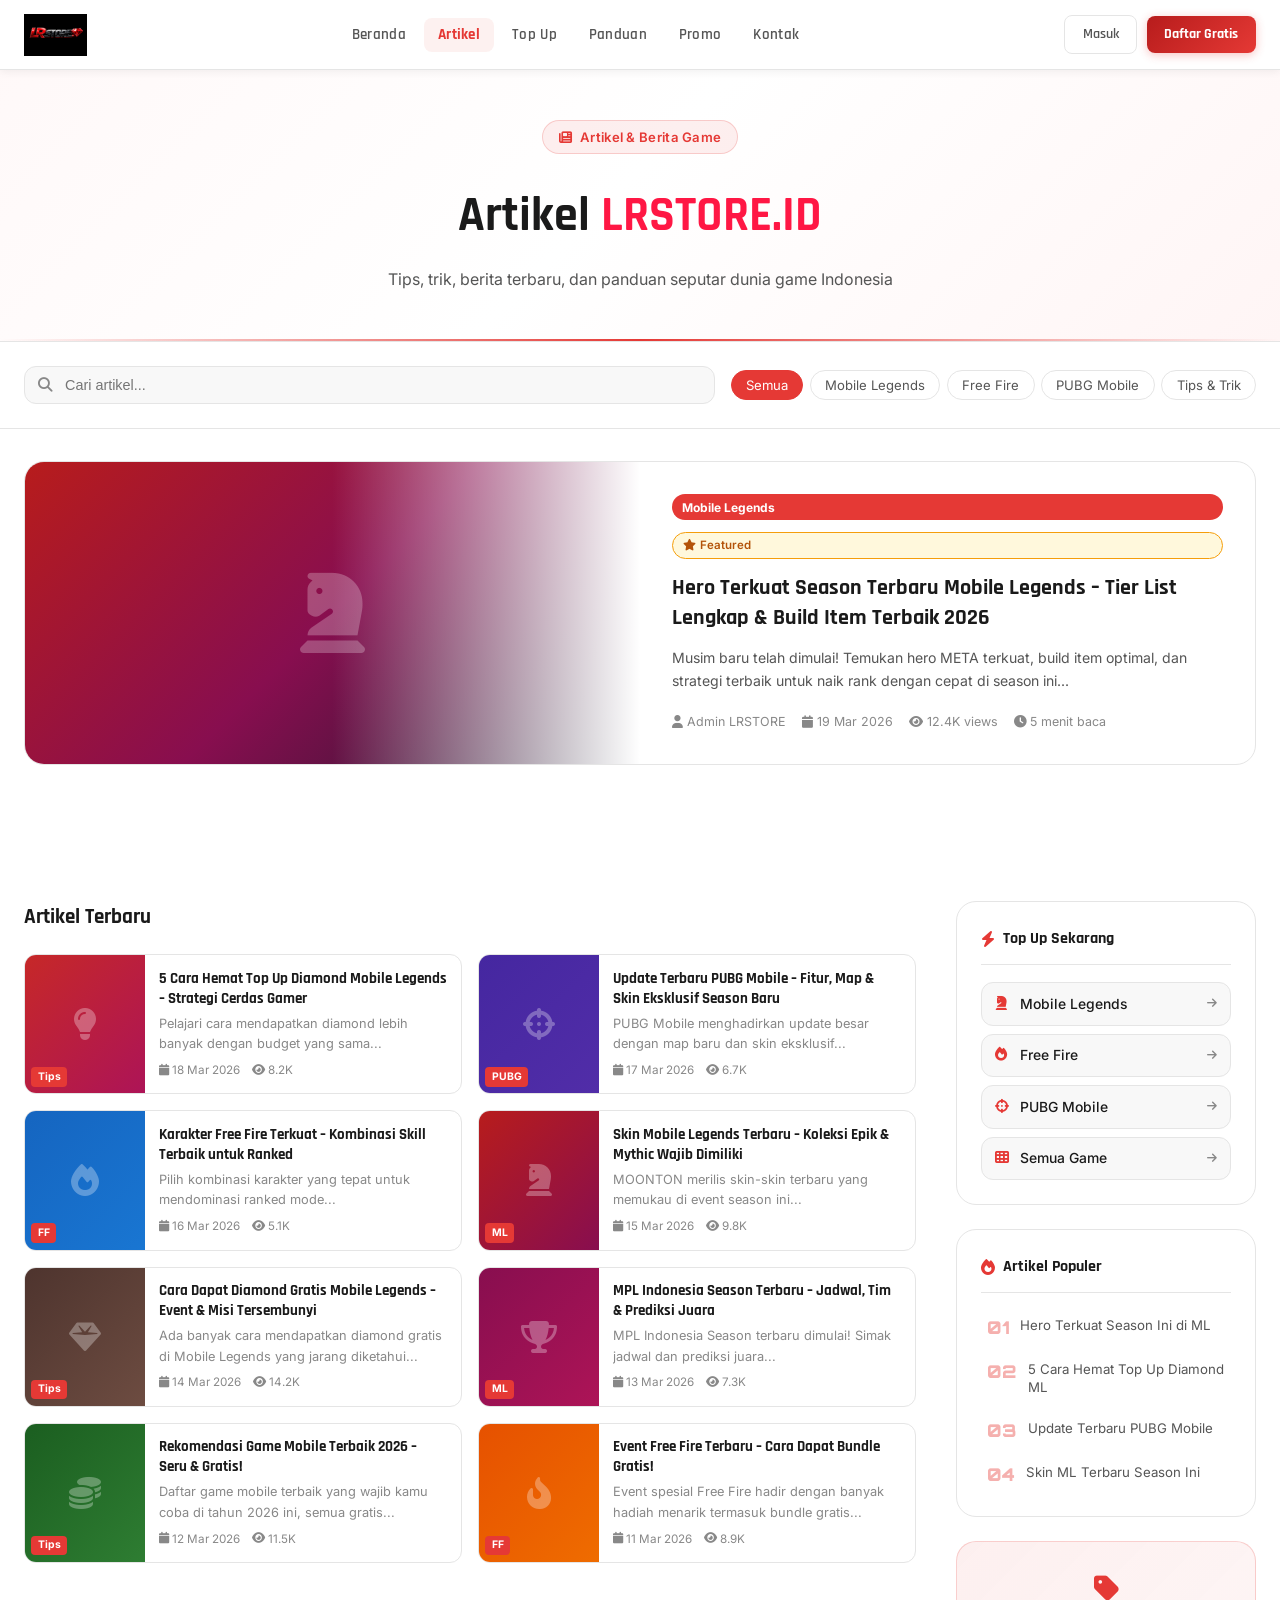
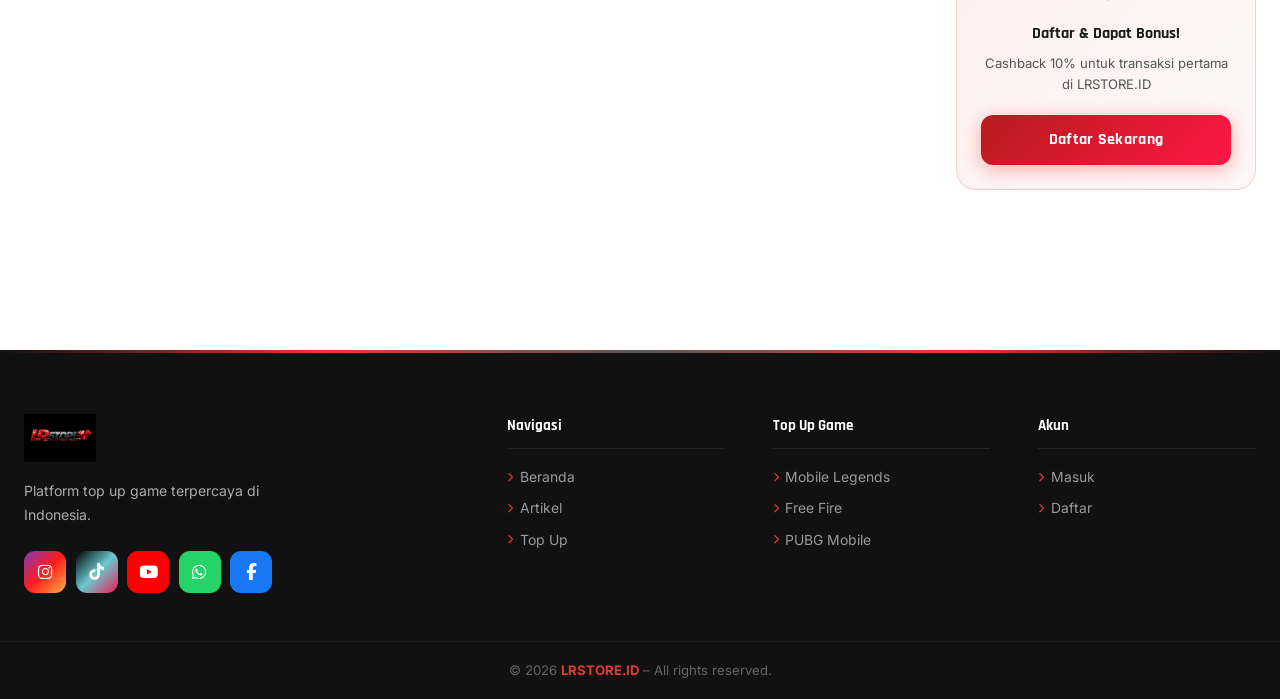
<file: artikel.html>
<!DOCTYPE html>
<html lang="id">
<head>
<meta charset="UTF-8"/><meta name="viewport" content="width=device-width,initial-scale=1.0"/>
<title>Artikel Game Terbaru – Tips Top Up & Berita Mobile Legends | LRSTORE.ID</title>
<meta name="description" content="Baca artikel terbaru seputar Mobile Legends, Free Fire, PUBG dan tips top up murah di LRSTORE.ID"/>
<meta name="robots" content="index,follow"/>
<link rel="icon" href="assets/logo.png"/>
<link rel="preconnect" href="https://fonts.googleapis.com"/>
<link rel="preconnect" href="https://fonts.gstatic.com" crossorigin/>
<link href="https://fonts.googleapis.com/css2?family=Rajdhani:wght@400;500;600;700&family=Orbitron:wght@400;700;900&family=Inter:wght@300;400;500;600&display=swap" rel="stylesheet"/>
<link rel="stylesheet" href="https://cdnjs.cloudflare.com/ajax/libs/font-awesome/6.5.0/css/all.min.css"/>
<link rel="stylesheet" href="css/style.css"/>
</head>
<body>
<nav class="navbar" id="navbar">
<div class="nav-inner">
  <a href="index.html" class="nav-logo"><img src="assets/logo.png" alt="LRSTORE.ID"/></a>
  <ul class="nav-menu" id="navMenu">
    <li><a href="index.html" class="nav-link">Beranda</a></li>
    <li><a href="artikel.html" class="nav-link active">Artikel</a></li>
    <li><a href="topup.html" class="nav-link">Top Up</a></li>
    <li><a href="panduan.html" class="nav-link">Panduan</a></li>
    <li><a href="index.html#promo" class="nav-link">Promo</a></li>
    <li><a href="index.html#kontak" class="nav-link">Kontak</a></li>
  </ul>
  <div class="nav-actions">
    <a href="https://lrstore.id/id/sign-in" target="_blank" class="btn-nav-login">Masuk</a>
    <a href="https://lrstore.id/id/sign-up" target="_blank" class="btn-nav-reg">Daftar Gratis</a>
  </div>
  <button class="hamburger" id="hamburger"><span></span><span></span><span></span></button>
</div>
</nav>

<section class="page-hero">
  <div class="hero-badge" style="margin-bottom:.75rem"><i class="fas fa-newspaper"></i> Artikel & Berita Game</div>
  <h1>Artikel <span class="red-text">LRSTORE.ID</span></h1>
  <p>Tips, trik, berita terbaru, dan panduan seputar dunia game Indonesia</p>
</section>

<div class="search-filter-bar">
<div class="container">
  <div class="sfilter-wrap">
    <div class="search-input-wrap"><i class="fas fa-search"></i><input type="text" id="searchInput" placeholder="Cari artikel..."/></div>
    <div class="filter-pills">
      <button class="fpill active" data-filter="all">Semua</button>
      <button class="fpill" data-filter="mobile-legends">Mobile Legends</button>
      <button class="fpill" data-filter="free-fire">Free Fire</button>
      <button class="fpill" data-filter="pubg">PUBG Mobile</button>
      <button class="fpill" data-filter="tips">Tips & Trik</button>
    </div>
  </div>
</div>
</div>

<section style="padding:2rem 0;background:#fff">
<div class="container">
  <a href="artikel-detail.html" class="featured-art-card">
    <div class="fac-img" style="background:linear-gradient(135deg,#b71c1c,#880e4f,#1a1a2e)">
      <div class="fac-img-ph"><i class="fas fa-chess-knight"></i></div>
      <div class="fac-overlay"></div>
    </div>
    <div class="fac-body">
      <span class="fac-cat">Mobile Legends</span>
      <div class="fac-featured"><i class="fas fa-star"></i> Featured</div>
      <h2>Hero Terkuat Season Terbaru Mobile Legends – Tier List Lengkap & Build Item Terbaik 2026</h2>
      <p>Musim baru telah dimulai! Temukan hero META terkuat, build item optimal, dan strategi terbaik untuk naik rank dengan cepat di season ini...</p>
      <div class="fac-meta">
        <span><i class="fas fa-user"></i> Admin LRSTORE</span>
        <span><i class="fas fa-calendar"></i> 19 Mar 2026</span>
        <span><i class="fas fa-eye"></i> 12.4K views</span>
        <span><i class="fas fa-clock"></i> 5 menit baca</span>
      </div>
    </div>
  </a>
</div>
</section>

<section style="padding:1.5rem 0 5rem;background:#fff">
<div class="container">
  <div class="artikel-page-layout">
    <div>
      <h3 style="font-family:'Rajdhani',sans-serif;font-size:1.3rem;font-weight:700;margin-bottom:1.25rem;color:#1a1a1a">Artikel Terbaru</h3>
      <div class="art-list-grid" id="artikelGrid">
        <a href="artikel-detail.html" class="alc" data-cat="tips">
          <div class="alc-img" style="background:linear-gradient(135deg,#c62828,#ad1457)"><div class="alc-img-ph"><i class="fas fa-lightbulb"></i></div><span class="alc-cat-tag">Tips</span></div>
          <div class="alc-body"><h4>5 Cara Hemat Top Up Diamond Mobile Legends – Strategi Cerdas Gamer</h4><p>Pelajari cara mendapatkan diamond lebih banyak dengan budget yang sama...</p><div class="alc-meta"><span><i class="fas fa-calendar"></i> 18 Mar 2026</span><span><i class="fas fa-eye"></i> 8.2K</span></div></div>
        </a>
        <a href="artikel-detail.html" class="alc" data-cat="pubg">
          <div class="alc-img" style="background:linear-gradient(135deg,#4527a0,#512da8)"><div class="alc-img-ph"><i class="fas fa-crosshairs"></i></div><span class="alc-cat-tag">PUBG</span></div>
          <div class="alc-body"><h4>Update Terbaru PUBG Mobile – Fitur, Map & Skin Eksklusif Season Baru</h4><p>PUBG Mobile menghadirkan update besar dengan map baru dan skin eksklusif...</p><div class="alc-meta"><span><i class="fas fa-calendar"></i> 17 Mar 2026</span><span><i class="fas fa-eye"></i> 6.7K</span></div></div>
        </a>
        <a href="artikel-detail.html" class="alc" data-cat="free-fire">
          <div class="alc-img" style="background:linear-gradient(135deg,#1565c0,#1976d2)"><div class="alc-img-ph"><i class="fas fa-fire"></i></div><span class="alc-cat-tag">FF</span></div>
          <div class="alc-body"><h4>Karakter Free Fire Terkuat – Kombinasi Skill Terbaik untuk Ranked</h4><p>Pilih kombinasi karakter yang tepat untuk mendominasi ranked mode...</p><div class="alc-meta"><span><i class="fas fa-calendar"></i> 16 Mar 2026</span><span><i class="fas fa-eye"></i> 5.1K</span></div></div>
        </a>
        <a href="artikel-detail.html" class="alc" data-cat="mobile-legends">
          <div class="alc-img" style="background:linear-gradient(135deg,#b71c1c,#880e4f)"><div class="alc-img-ph"><i class="fas fa-chess-knight"></i></div><span class="alc-cat-tag">ML</span></div>
          <div class="alc-body"><h4>Skin Mobile Legends Terbaru – Koleksi Epik & Mythic Wajib Dimiliki</h4><p>MOONTON merilis skin-skin terbaru yang memukau di event season ini...</p><div class="alc-meta"><span><i class="fas fa-calendar"></i> 15 Mar 2026</span><span><i class="fas fa-eye"></i> 9.8K</span></div></div>
        </a>
        <a href="artikel-detail.html" class="alc" data-cat="tips">
          <div class="alc-img" style="background:linear-gradient(135deg,#4e342e,#6d4c41)"><div class="alc-img-ph"><i class="fas fa-gem"></i></div><span class="alc-cat-tag">Tips</span></div>
          <div class="alc-body"><h4>Cara Dapat Diamond Gratis Mobile Legends – Event & Misi Tersembunyi</h4><p>Ada banyak cara mendapatkan diamond gratis di Mobile Legends yang jarang diketahui...</p><div class="alc-meta"><span><i class="fas fa-calendar"></i> 14 Mar 2026</span><span><i class="fas fa-eye"></i> 14.2K</span></div></div>
        </a>
        <a href="artikel-detail.html" class="alc" data-cat="mobile-legends">
          <div class="alc-img" style="background:linear-gradient(135deg,#880e4f,#ad1457)"><div class="alc-img-ph"><i class="fas fa-trophy"></i></div><span class="alc-cat-tag">ML</span></div>
          <div class="alc-body"><h4>MPL Indonesia Season Terbaru – Jadwal, Tim & Prediksi Juara</h4><p>MPL Indonesia Season terbaru dimulai! Simak jadwal dan prediksi juara...</p><div class="alc-meta"><span><i class="fas fa-calendar"></i> 13 Mar 2026</span><span><i class="fas fa-eye"></i> 7.3K</span></div></div>
        </a>
        <a href="artikel-detail.html" class="alc" data-cat="tips">
          <div class="alc-img" style="background:linear-gradient(135deg,#1b5e20,#2e7d32)"><div class="alc-img-ph"><i class="fas fa-coins"></i></div><span class="alc-cat-tag">Tips</span></div>
          <div class="alc-body"><h4>Rekomendasi Game Mobile Terbaik 2026 – Seru & Gratis!</h4><p>Daftar game mobile terbaik yang wajib kamu coba di tahun 2026 ini, semua gratis...</p><div class="alc-meta"><span><i class="fas fa-calendar"></i> 12 Mar 2026</span><span><i class="fas fa-eye"></i> 11.5K</span></div></div>
        </a>
        <a href="artikel-detail.html" class="alc" data-cat="free-fire">
          <div class="alc-img" style="background:linear-gradient(135deg,#e65100,#ef6c00)"><div class="alc-img-ph"><i class="fas fa-fire-flame-curved"></i></div><span class="alc-cat-tag">FF</span></div>
          <div class="alc-body"><h4>Event Free Fire Terbaru – Cara Dapat Bundle Gratis!</h4><p>Event spesial Free Fire hadir dengan banyak hadiah menarik termasuk bundle gratis...</p><div class="alc-meta"><span><i class="fas fa-calendar"></i> 11 Mar 2026</span><span><i class="fas fa-eye"></i> 8.9K</span></div></div>
        </a>
      </div>
      <div class="no-results" id="noResults" style="display:none"><i class="fas fa-search"></i><p>Artikel tidak ditemukan</p></div>
    </div>
    <aside class="sidebar">
      <div class="s-card">
        <h4 class="s-title"><i class="fas fa-bolt"></i> Top Up Sekarang</h4>
        <div class="s-topup-btns">
          <a href="https://lrstore.id/id/mobile-legends" target="_blank" class="s-game-btn"><i class="fas fa-chess-knight"></i><span>Mobile Legends</span><i class="fas fa-arrow-right"></i></a>
          <a href="https://lrstore.id/id" target="_blank" class="s-game-btn"><i class="fas fa-fire"></i><span>Free Fire</span><i class="fas fa-arrow-right"></i></a>
          <a href="https://lrstore.id/id" target="_blank" class="s-game-btn"><i class="fas fa-crosshairs"></i><span>PUBG Mobile</span><i class="fas fa-arrow-right"></i></a>
          <a href="topup.html" class="s-game-btn"><i class="fas fa-th"></i><span>Semua Game</span><i class="fas fa-arrow-right"></i></a>
        </div>
      </div>
      <div class="s-card">
        <h4 class="s-title"><i class="fas fa-fire"></i> Artikel Populer</h4>
        <div class="pop-list">
          <a href="artikel-detail.html" class="pop-item"><span class="pop-num">01</span><p>Hero Terkuat Season Ini di ML</p></a>
          <a href="artikel-detail.html" class="pop-item"><span class="pop-num">02</span><p>5 Cara Hemat Top Up Diamond ML</p></a>
          <a href="artikel-detail.html" class="pop-item"><span class="pop-num">03</span><p>Update Terbaru PUBG Mobile</p></a>
          <a href="artikel-detail.html" class="pop-item"><span class="pop-num">04</span><p>Skin ML Terbaru Season Ini</p></a>
        </div>
      </div>
      <div class="s-card s-promo">
        <div class="s-promo-icon"><i class="fas fa-tag"></i></div>
        <h4>Daftar & Dapat Bonus!</h4>
        <p>Cashback 10% untuk transaksi pertama di LRSTORE.ID</p>
        <a href="https://lrstore.id/id/sign-up" target="_blank" class="btn-red" style="width:100%;justify-content:center;margin-top:.5rem">Daftar Sekarang</a>
      </div>
    </aside>
  </div>
</div>
</section>

<footer class="footer" id="kontak">
<div class="footer-main"><div class="footer-grid">
  <div class="footer-brand"><img src="assets/logo.png" alt="LRSTORE.ID" class="footer-logo"/><p>Platform top up game terpercaya di Indonesia.</p>
  <div class="footer-socials">
    <a href="#" target="_blank" class="fsoc fsoc-ig"><i class="fab fa-instagram"></i></a>
    <a href="https://www.tiktok.com/@GANTI_USERNAME_TIKTOKMU" target="_blank" class="fsoc fsoc-tt"><i class="fab fa-tiktok"></i></a>
    <a href="#" target="_blank" class="fsoc fsoc-yt"><i class="fab fa-youtube"></i></a>
    <a href="https://wa.me/62NOMORHPMU" target="_blank" class="fsoc fsoc-wa"><i class="fab fa-whatsapp"></i></a>
    <a href="#" target="_blank" class="fsoc fsoc-fb"><i class="fab fa-facebook-f"></i></a>
  </div></div>
  <div class="footer-col"><h4>Navigasi</h4><ul><li><a href="index.html"><i class="fas fa-chevron-right"></i> Beranda</a></li><li><a href="artikel.html"><i class="fas fa-chevron-right"></i> Artikel</a></li><li><a href="topup.html"><i class="fas fa-chevron-right"></i> Top Up</a></li></ul></div>
  <div class="footer-col"><h4>Top Up Game</h4><ul><li><a href="https://lrstore.id/id/mobile-legends" target="_blank"><i class="fas fa-chevron-right"></i> Mobile Legends</a></li><li><a href="https://lrstore.id/id" target="_blank"><i class="fas fa-chevron-right"></i> Free Fire</a></li><li><a href="https://lrstore.id/id" target="_blank"><i class="fas fa-chevron-right"></i> PUBG Mobile</a></li></ul></div>
  <div class="footer-col"><h4>Akun</h4><ul><li><a href="https://lrstore.id/id/sign-in" target="_blank"><i class="fas fa-chevron-right"></i> Masuk</a></li><li><a href="https://lrstore.id/id/sign-up" target="_blank"><i class="fas fa-chevron-right"></i> Daftar</a></li></ul></div>
</div></div>
<div style="border-top:1px solid rgba(255,255,255,.06);padding:1.1rem 1.5rem;text-align:center"><p style="color:#666;font-size:.82rem">© 2026 <strong style="color:#e53935">LRSTORE.ID</strong> – All rights reserved.</p></div>
</footer>
<div class="topup-notif" id="topupNotifContainer"></div>
<button class="scroll-top" id="scrollTop"><i class="fas fa-chevron-up"></i></button>
<script src="js/main.js"></script>
</body></html>
</file>
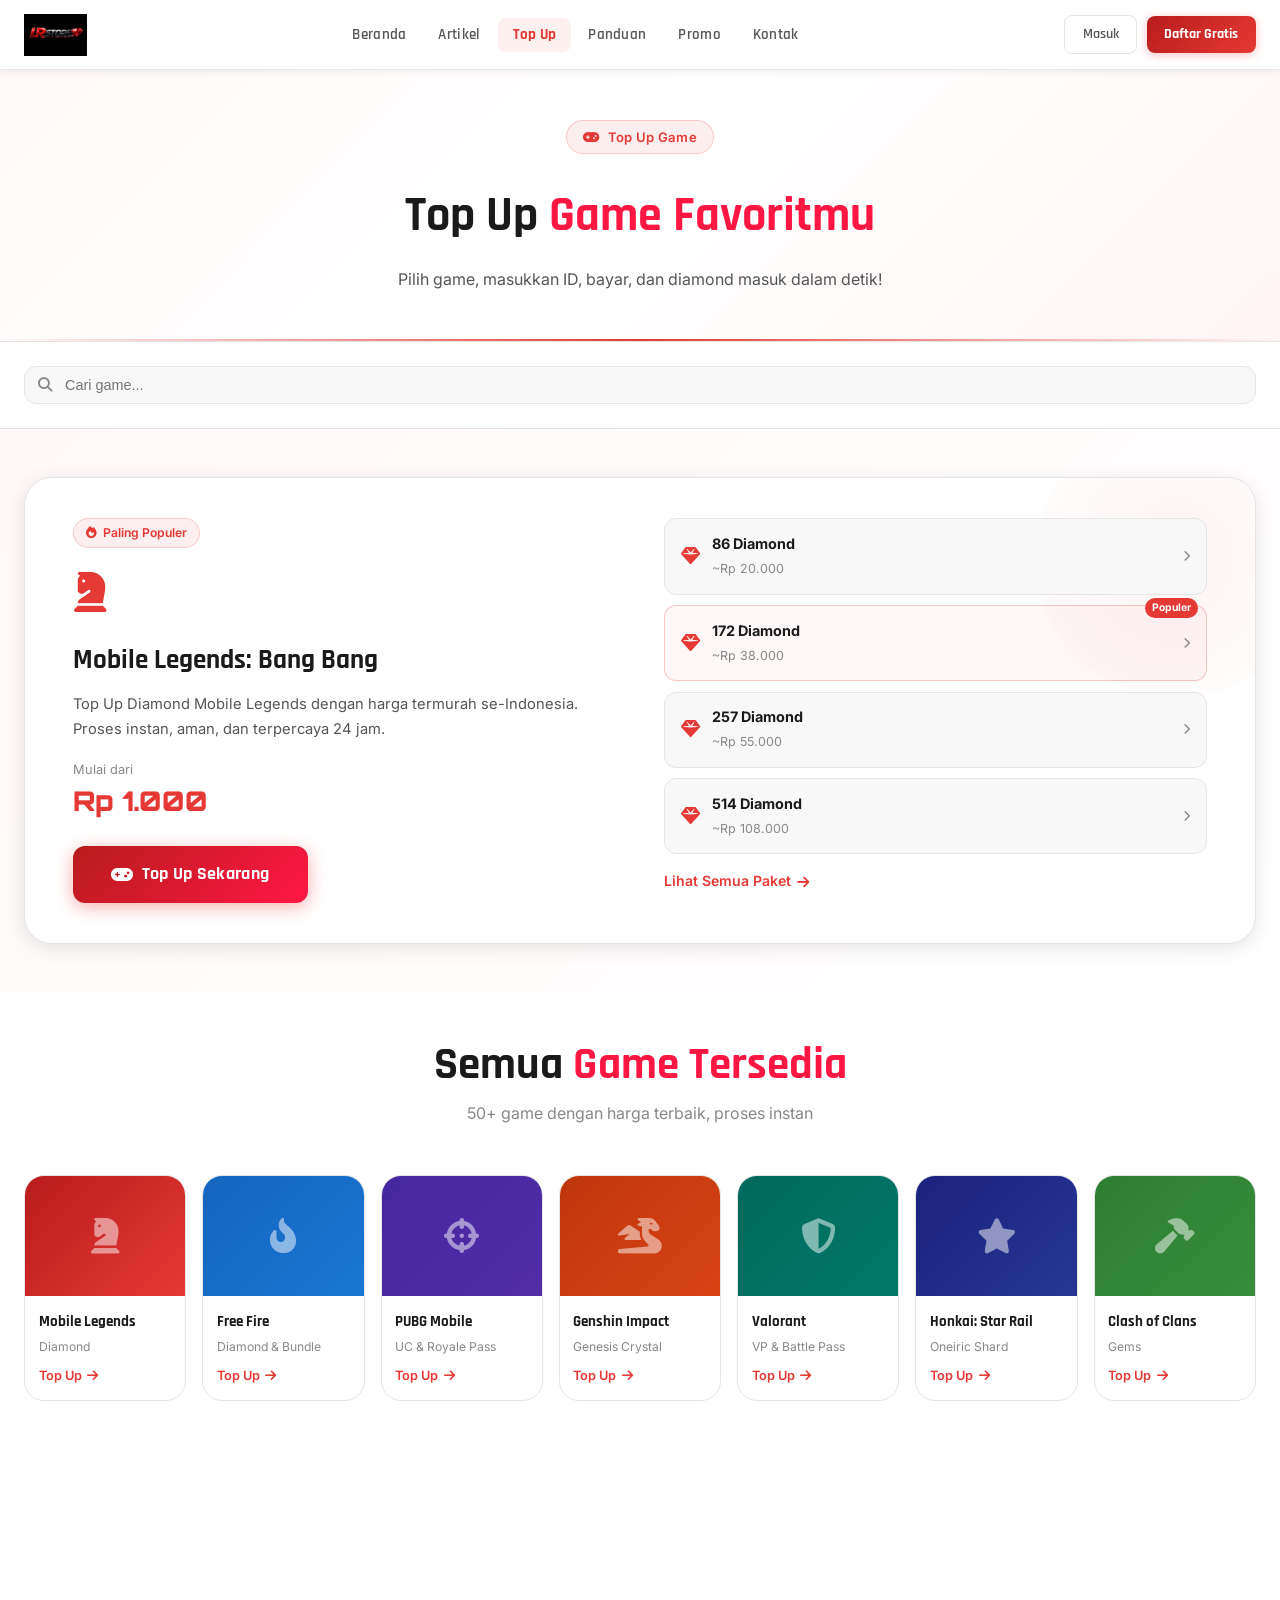
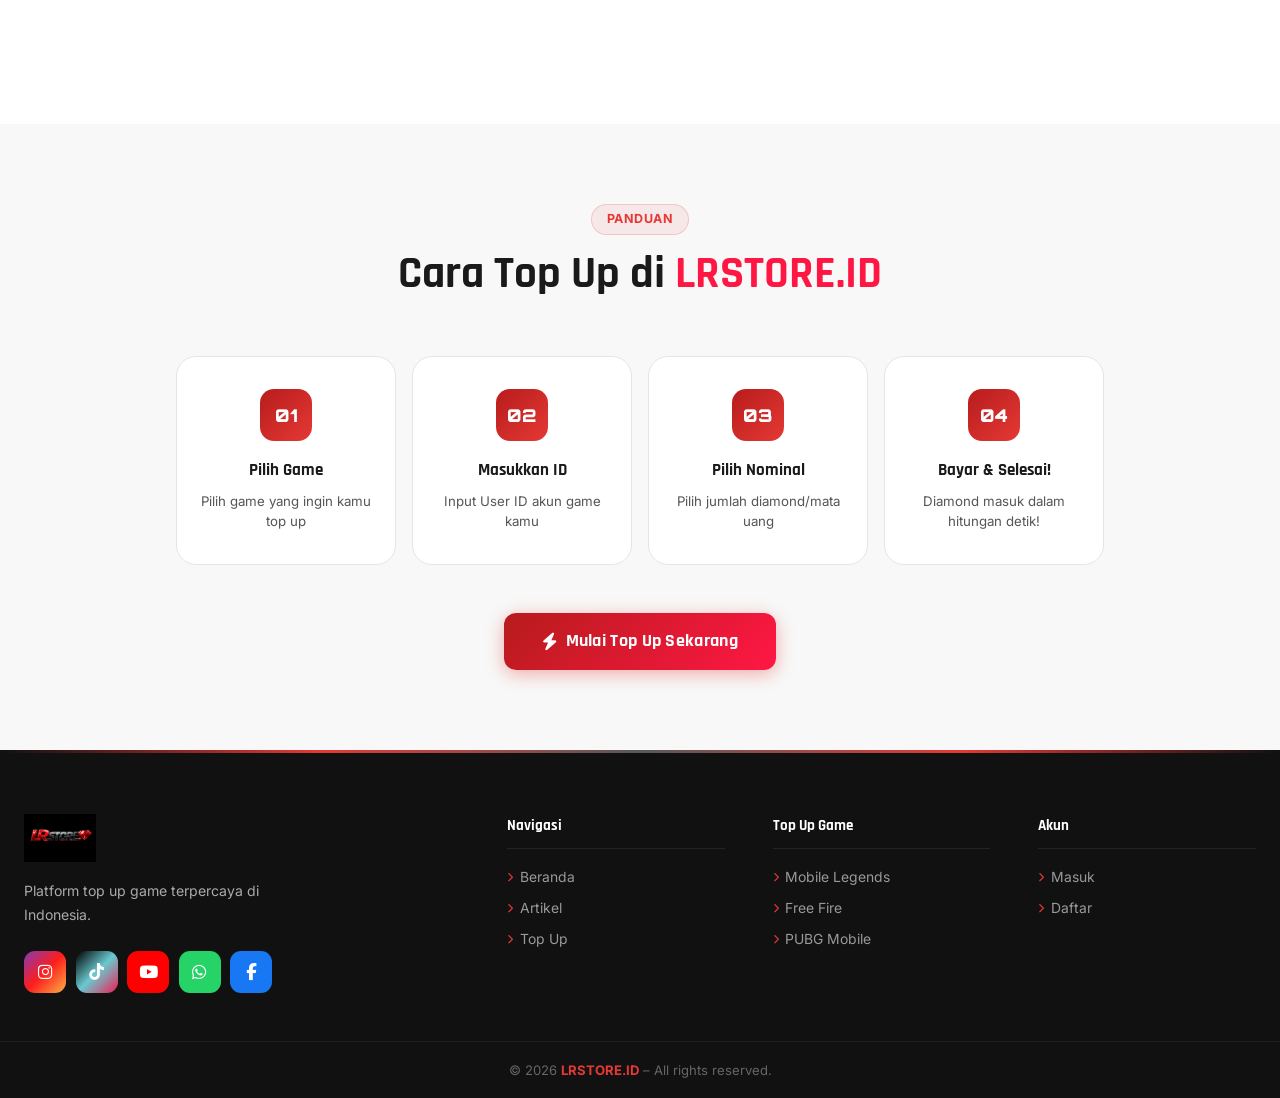
<file: topup.html>
<!DOCTYPE html>
<html lang="id">
<head>
<meta charset="UTF-8"/><meta name="viewport" content="width=device-width,initial-scale=1.0"/>
<title>Top Up Game Murah – Mobile Legends Free Fire PUBG | LRSTORE.ID</title>
<meta name="description" content="Top Up 50+ game dengan harga termurah di LRSTORE.ID. Mobile Legends Diamond, Free Fire, PUBG UC, proses instan 24 jam."/>
<meta name="robots" content="index,follow"/>
<link rel="icon" href="assets/logo.png"/>
<link rel="preconnect" href="https://fonts.googleapis.com"/>
<link rel="preconnect" href="https://fonts.gstatic.com" crossorigin/>
<link href="https://fonts.googleapis.com/css2?family=Rajdhani:wght@400;500;600;700&family=Orbitron:wght@400;700;900&family=Inter:wght@300;400;500;600&display=swap" rel="stylesheet"/>
<link rel="stylesheet" href="https://cdnjs.cloudflare.com/ajax/libs/font-awesome/6.5.0/css/all.min.css"/>
<link rel="stylesheet" href="css/style.css"/>
</head>
<body>
<nav class="navbar" id="navbar">
<div class="nav-inner">
  <a href="index.html" class="nav-logo"><img src="assets/logo.png" alt="LRSTORE.ID"/></a>
  <ul class="nav-menu" id="navMenu">
    <li><a href="index.html" class="nav-link">Beranda</a></li>
    <li><a href="artikel.html" class="nav-link">Artikel</a></li>
    <li><a href="topup.html" class="nav-link active">Top Up</a></li>
    <li><a href="panduan.html" class="nav-link">Panduan</a></li>
    <li><a href="index.html#promo" class="nav-link">Promo</a></li>
    <li><a href="index.html#kontak" class="nav-link">Kontak</a></li>
  </ul>
  <div class="nav-actions">
    <a href="https://lrstore.id/id/sign-in" target="_blank" class="btn-nav-login">Masuk</a>
    <a href="https://lrstore.id/id/sign-up" target="_blank" class="btn-nav-reg">Daftar Gratis</a>
  </div>
  <button class="hamburger" id="hamburger"><span></span><span></span><span></span></button>
</div>
</nav>

<section class="page-hero">
  <div class="hero-badge" style="margin-bottom:.75rem"><i class="fas fa-gamepad"></i> Top Up Game</div>
  <h1>Top Up <span class="red-text">Game Favoritmu</span></h1>
  <p>Pilih game, masukkan ID, bayar, dan diamond masuk dalam detik!</p>
</section>

<!-- SEARCH -->
<div class="search-filter-bar">
<div class="container">
  <div class="sfilter-wrap">
    <div class="search-input-wrap"><i class="fas fa-search"></i><input type="text" id="gameSearch" placeholder="Cari game..."/></div>
  </div>
</div>
</div>

<!-- FEATURED ML -->
<section class="topup-featured">
<div class="container">
  <div class="tfc">
    <div class="tfc-l">
      <div class="tfc-badge"><i class="fas fa-fire"></i> Paling Populer</div>
      <div class="tfc-game-icon"><i class="fas fa-chess-knight"></i></div>
      <h2>Mobile Legends: Bang Bang</h2>
      <p>Top Up Diamond Mobile Legends dengan harga termurah se-Indonesia. Proses instan, aman, dan terpercaya 24 jam.</p>
      <div class="tfc-price"><span class="price-from">Mulai dari</span><span class="price-val">Rp 1.000</span></div>
      <a href="https://lrstore.id/id/mobile-legends" target="_blank" class="btn-red lg"><i class="fas fa-gamepad"></i> Top Up Sekarang</a>
    </div>
    <div class="tfc-r">
      <div class="pkg-list">
        <a href="https://lrstore.id/id/mobile-legends" target="_blank" class="pkg"><div class="pkg-icon"><i class="fas fa-gem"></i></div><div class="pkg-info"><strong>86 Diamond</strong><span>~Rp 20.000</span></div><i class="fas fa-chevron-right pkg-arrow"></i></a>
        <a href="https://lrstore.id/id/mobile-legends" target="_blank" class="pkg pop"><div class="pkg-pop-badge">Populer</div><div class="pkg-icon"><i class="fas fa-gem"></i></div><div class="pkg-info"><strong>172 Diamond</strong><span>~Rp 38.000</span></div><i class="fas fa-chevron-right pkg-arrow"></i></a>
        <a href="https://lrstore.id/id/mobile-legends" target="_blank" class="pkg"><div class="pkg-icon"><i class="fas fa-gem"></i></div><div class="pkg-info"><strong>257 Diamond</strong><span>~Rp 55.000</span></div><i class="fas fa-chevron-right pkg-arrow"></i></a>
        <a href="https://lrstore.id/id/mobile-legends" target="_blank" class="pkg"><div class="pkg-icon"><i class="fas fa-gem"></i></div><div class="pkg-info"><strong>514 Diamond</strong><span>~Rp 108.000</span></div><i class="fas fa-chevron-right pkg-arrow"></i></a>
      </div>
      <a href="https://lrstore.id/id/mobile-legends" target="_blank" class="tfc-link">Lihat Semua Paket <i class="fas fa-arrow-right"></i></a>
    </div>
  </div>
</div>
</section>

<!-- ALL GAMES -->
<section class="all-games-section">
<div class="container">
  <div class="section-header">
    <h2 class="section-title">Semua <span class="red-text">Game Tersedia</span></h2>
    <p class="section-desc">50+ game dengan harga terbaik, proses instan</p>
  </div>
  <div class="games-topup-grid" id="allGamesGrid">
    <a href="https://lrstore.id/id/mobile-legends" target="_blank" class="gtc reveal" data-name="mobile legends"><div class="gtc-img" style="background:linear-gradient(135deg,#b71c1c,#e53935)"><div class="gtc-icon"><i class="fas fa-chess-knight"></i></div></div><div class="gtc-body"><h4>Mobile Legends</h4><span>Diamond</span><div class="gtc-cta">Top Up <i class="fas fa-arrow-right"></i></div></div></a>
    <a href="https://lrstore.id/id" target="_blank" class="gtc reveal" data-name="free fire"><div class="gtc-img" style="background:linear-gradient(135deg,#1565c0,#1976d2)"><div class="gtc-icon"><i class="fas fa-fire-flame-curved"></i></div></div><div class="gtc-body"><h4>Free Fire</h4><span>Diamond & Bundle</span><div class="gtc-cta">Top Up <i class="fas fa-arrow-right"></i></div></div></a>
    <a href="https://lrstore.id/id" target="_blank" class="gtc reveal" data-name="pubg mobile"><div class="gtc-img" style="background:linear-gradient(135deg,#4527a0,#512da8)"><div class="gtc-icon"><i class="fas fa-crosshairs"></i></div></div><div class="gtc-body"><h4>PUBG Mobile</h4><span>UC & Royale Pass</span><div class="gtc-cta">Top Up <i class="fas fa-arrow-right"></i></div></div></a>
    <a href="https://lrstore.id/id" target="_blank" class="gtc reveal" data-name="genshin impact"><div class="gtc-img" style="background:linear-gradient(135deg,#bf360c,#d84315)"><div class="gtc-icon"><i class="fas fa-dragon"></i></div></div><div class="gtc-body"><h4>Genshin Impact</h4><span>Genesis Crystal</span><div class="gtc-cta">Top Up <i class="fas fa-arrow-right"></i></div></div></a>
    <a href="https://lrstore.id/id" target="_blank" class="gtc reveal" data-name="valorant"><div class="gtc-img" style="background:linear-gradient(135deg,#00695c,#00796b)"><div class="gtc-icon"><i class="fas fa-shield-halved"></i></div></div><div class="gtc-body"><h4>Valorant</h4><span>VP & Battle Pass</span><div class="gtc-cta">Top Up <i class="fas fa-arrow-right"></i></div></div></a>
    <a href="https://lrstore.id/id" target="_blank" class="gtc reveal" data-name="honkai star rail"><div class="gtc-img" style="background:linear-gradient(135deg,#1a237e,#283593)"><div class="gtc-icon"><i class="fas fa-star"></i></div></div><div class="gtc-body"><h4>Honkai: Star Rail</h4><span>Oneiric Shard</span><div class="gtc-cta">Top Up <i class="fas fa-arrow-right"></i></div></div></a>
    <a href="https://lrstore.id/id" target="_blank" class="gtc reveal" data-name="clash of clans"><div class="gtc-img" style="background:linear-gradient(135deg,#2e7d32,#388e3c)"><div class="gtc-icon"><i class="fas fa-hammer"></i></div></div><div class="gtc-body"><h4>Clash of Clans</h4><span>Gems</span><div class="gtc-cta">Top Up <i class="fas fa-arrow-right"></i></div></div></a>
    <a href="https://lrstore.id/id" target="_blank" class="gtc reveal" data-name="league of legends"><div class="gtc-img" style="background:linear-gradient(135deg,#7b1fa2,#8e24aa)"><div class="gtc-icon"><i class="fas fa-swords"></i></div></div><div class="gtc-body"><h4>League of Legends</h4><span>Riot Points</span><div class="gtc-cta">Top Up <i class="fas fa-arrow-right"></i></div></div></a>
    <a href="https://lrstore.id/id" target="_blank" class="gtc reveal" data-name="steam wallet"><div class="gtc-img" style="background:linear-gradient(135deg,#212121,#424242)"><div class="gtc-icon"><i class="fab fa-steam"></i></div></div><div class="gtc-body"><h4>Steam Wallet</h4><span>Steam Credits</span><div class="gtc-cta">Top Up <i class="fas fa-arrow-right"></i></div></div></a>
    <a href="https://lrstore.id/id" target="_blank" class="gtc reveal" data-name="call of duty"><div class="gtc-img" style="background:linear-gradient(135deg,#263238,#37474f)"><div class="gtc-icon"><i class="fas fa-gun"></i></div></div><div class="gtc-body"><h4>Call of Duty</h4><span>CP Points</span><div class="gtc-cta">Top Up <i class="fas fa-arrow-right"></i></div></div></a>
  </div>
  <div class="no-results" id="gameNoResults" style="display:none"><i class="fas fa-search"></i><p>Game tidak ditemukan</p></div>
</div>
</section>

<!-- CARA TOP UP -->
<section class="cara-section" style="background:#f8f8f8">
<div class="container">
  <div class="section-header">
    <span class="section-tag">Panduan</span>
    <h2 class="section-title">Cara Top Up di <span class="red-text">LRSTORE.ID</span></h2>
  </div>
  <div class="cara-steps">
    <div class="cara-step reveal"><div class="step-num">01</div><h3>Pilih Game</h3><p>Pilih game yang ingin kamu top up</p></div>
    <div class="cara-step reveal"><div class="step-num">02</div><h3>Masukkan ID</h3><p>Input User ID akun game kamu</p></div>
    <div class="cara-step reveal"><div class="step-num">03</div><h3>Pilih Nominal</h3><p>Pilih jumlah diamond/mata uang</p></div>
    <div class="cara-step reveal"><div class="step-num">04</div><h3>Bayar & Selesai!</h3><p>Diamond masuk dalam hitungan detik!</p></div>
  </div>
  <div class="text-center" style="margin-top:2.5rem">
    <a href="https://lrstore.id/id" target="_blank" class="btn-red lg"><i class="fas fa-bolt"></i> Mulai Top Up Sekarang</a>
  </div>
</div>
</section>

<footer class="footer" id="kontak">
<div class="footer-main"><div class="footer-grid">
  <div class="footer-brand"><img src="assets/logo.png" class="footer-logo"/><p>Platform top up game terpercaya di Indonesia.</p>
  <div class="footer-socials">
    <a href="#" target="_blank" class="fsoc fsoc-ig"><i class="fab fa-instagram"></i></a>
    <a href="https://www.tiktok.com/@GANTI_USERNAME_TIKTOKMU" target="_blank" class="fsoc fsoc-tt"><i class="fab fa-tiktok"></i></a>
    <a href="#" target="_blank" class="fsoc fsoc-yt"><i class="fab fa-youtube"></i></a>
    <a href="https://wa.me/62NOMORHPMU" target="_blank" class="fsoc fsoc-wa"><i class="fab fa-whatsapp"></i></a>
    <a href="#" target="_blank" class="fsoc fsoc-fb"><i class="fab fa-facebook-f"></i></a>
  </div></div>
  <div class="footer-col"><h4>Navigasi</h4><ul><li><a href="index.html"><i class="fas fa-chevron-right"></i> Beranda</a></li><li><a href="artikel.html"><i class="fas fa-chevron-right"></i> Artikel</a></li><li><a href="topup.html"><i class="fas fa-chevron-right"></i> Top Up</a></li></ul></div>
  <div class="footer-col"><h4>Top Up Game</h4><ul><li><a href="https://lrstore.id/id/mobile-legends" target="_blank"><i class="fas fa-chevron-right"></i> Mobile Legends</a></li><li><a href="https://lrstore.id/id" target="_blank"><i class="fas fa-chevron-right"></i> Free Fire</a></li><li><a href="https://lrstore.id/id" target="_blank"><i class="fas fa-chevron-right"></i> PUBG Mobile</a></li></ul></div>
  <div class="footer-col"><h4>Akun</h4><ul><li><a href="https://lrstore.id/id/sign-in" target="_blank"><i class="fas fa-chevron-right"></i> Masuk</a></li><li><a href="https://lrstore.id/id/sign-up" target="_blank"><i class="fas fa-chevron-right"></i> Daftar</a></li></ul></div>
</div></div>
<div style="border-top:1px solid rgba(255,255,255,.06);padding:1.1rem 1.5rem;text-align:center"><p style="color:#666;font-size:.82rem">© 2026 <strong style="color:#e53935">LRSTORE.ID</strong> – All rights reserved.</p></div>
</footer>
<div class="topup-notif" id="topupNotifContainer"></div>
<button class="scroll-top" id="scrollTop"><i class="fas fa-chevron-up"></i></button>
<script src="js/main.js"></script>
</body>
</html>
</file>
<file: css/style.css>
/* ============================================================
   LRSTORE.ID – LUXURY PRO STYLESHEET v4
   Theme: WHITE + RED + BLACK Premium
   ============================================================ */
*,*::before,*::after{box-sizing:border-box;margin:0;padding:0}
:root{
  --red:#e53935;--red-dark:#b71c1c;--red-bright:#ff1744;--red-light:#ffcdd2;
  --white:#ffffff;--off-white:#fafafa;--gray-50:#f8f8f8;--gray-100:#f0f0f0;
  --gray-200:#e0e0e0;--gray-300:#bdbdbd;--gray-500:#9e9e9e;--gray-700:#616161;
  --black:#0a0a0a;--dark:#111111;--dark-2:#1a1a1a;
  --text-primary:#1a1a1a;--text-secondary:#555;--text-light:#888;
  --border:#e5e5e5;--border-red:rgba(229,57,53,0.25);
  --radius:12px;--radius-lg:20px;--radius-xl:28px;
  --shadow-sm:0 2px 8px rgba(0,0,0,0.06);
  --shadow-md:0 4px 20px rgba(0,0,0,0.1);
  --shadow-lg:0 8px 40px rgba(0,0,0,0.14);
  --shadow-red:0 6px 30px rgba(229,57,53,0.35);
  --font-display:'Orbitron',sans-serif;
  --font-heading:'Rajdhani',sans-serif;
  --font-body:'Inter',sans-serif;
  --nav-h:70px;
}
html{scroll-behavior:smooth}
body{font-family:var(--font-body);background:var(--white);color:var(--text-primary);overflow-x:hidden;line-height:1.6}
a{text-decoration:none;color:inherit}
img{max-width:100%;display:block}
ul{list-style:none}
::-webkit-scrollbar{width:5px}
::-webkit-scrollbar-track{background:#f0f0f0}
::-webkit-scrollbar-thumb{background:var(--red);border-radius:3px}

/* ============================================================ UTILS */
.container{max-width:1280px;margin:0 auto;padding:0 1.5rem}
.red-text{color:var(--red-bright)}
.text-center{text-align:center}
.section-pad{padding:5rem 0}

/* ============================================================ TYPOGRAPHY */
.section-tag{
  display:inline-flex;align-items:center;gap:.4rem;
  background:rgba(229,57,53,.08);border:1.5px solid rgba(229,57,53,.2);
  padding:.3rem .9rem;border-radius:50px;font-size:.78rem;
  color:var(--red);font-weight:700;letter-spacing:.5px;text-transform:uppercase;
  margin-bottom:.85rem
}
.section-title{
  font-family:var(--font-heading);font-weight:700;
  font-size:clamp(1.8rem,4vw,2.8rem);line-height:1.15;color:var(--text-primary)
}
.section-desc{color:var(--text-light);font-size:1rem;margin-top:.6rem;max-width:540px;margin-left:auto;margin-right:auto}
.section-header{text-align:center;margin-bottom:3rem}

/* ============================================================ BUTTONS */
.btn-red{
  font-family:var(--font-heading);font-weight:700;font-size:1rem;
  padding:.75rem 1.8rem;border-radius:var(--radius);
  background:linear-gradient(135deg,var(--red-dark),var(--red-bright));
  color:#fff;border:none;cursor:pointer;display:inline-flex;align-items:center;gap:.5rem;
  box-shadow:0 4px 18px rgba(229,57,53,.4);transition:all .25s;letter-spacing:.3px;white-space:nowrap
}
.btn-red:hover{transform:translateY(-3px);box-shadow:var(--shadow-red)}
.btn-red.lg{padding:.9rem 2.4rem;font-size:1.1rem}
.btn-outline-red{
  font-family:var(--font-heading);font-weight:700;font-size:1rem;
  padding:.75rem 1.8rem;border-radius:var(--radius);
  background:transparent;color:var(--red);border:2px solid var(--red);
  cursor:pointer;display:inline-flex;align-items:center;gap:.5rem;transition:all .25s;white-space:nowrap
}
.btn-outline-red:hover{background:var(--red);color:#fff;box-shadow:var(--shadow-red)}
.btn-outline-red.lg{padding:.9rem 2.4rem;font-size:1.1rem}
.btn-white{
  font-family:var(--font-heading);font-weight:700;font-size:1rem;
  padding:.75rem 1.8rem;border-radius:var(--radius);
  background:#fff;color:var(--red);border:none;cursor:pointer;
  display:inline-flex;align-items:center;gap:.5rem;transition:all .25s;white-space:nowrap
}
.btn-white:hover{transform:translateY(-2px);box-shadow:var(--shadow-lg)}
.btn-dark{
  font-family:var(--font-heading);font-weight:700;font-size:.95rem;
  padding:.65rem 1.5rem;border-radius:var(--radius);
  background:var(--dark);color:#fff;border:none;cursor:pointer;
  display:inline-flex;align-items:center;gap:.5rem;transition:all .25s
}
.btn-dark:hover{background:var(--red);box-shadow:var(--shadow-red)}

/* ============================================================ NAVBAR */
.navbar{
  position:fixed;top:0;left:0;right:0;z-index:1000;
  height:var(--nav-h);background:rgba(255,255,255,.97);
  backdrop-filter:blur(20px);border-bottom:1px solid var(--border);
  box-shadow:var(--shadow-sm);transition:all .3s
}
.navbar.scrolled{box-shadow:0 4px 30px rgba(0,0,0,.12)}
.nav-inner{max-width:1280px;margin:0 auto;padding:0 1.5rem;height:100%;display:flex;align-items:center;justify-content:space-between;gap:1rem}
.nav-logo img{height:42px;width:auto;object-fit:contain}
.nav-menu{display:flex;gap:.2rem}
.nav-link{
  font-family:var(--font-heading);font-weight:600;font-size:.95rem;
  padding:.45rem .9rem;border-radius:8px;color:var(--text-secondary);
  transition:all .2s;letter-spacing:.3px
}
.nav-link:hover,.nav-link.active{color:var(--red);background:rgba(229,57,53,.07)}
.nav-link.active{font-weight:700}
.nav-actions{display:flex;gap:.6rem;align-items:center}
.btn-nav-login{
  font-family:var(--font-heading);font-weight:600;font-size:.88rem;
  padding:.45rem 1.1rem;border-radius:8px;border:1.5px solid var(--border);
  color:var(--text-secondary);transition:all .2s;background:transparent
}
.btn-nav-login:hover{border-color:var(--red);color:var(--red)}
.btn-nav-reg{
  font-family:var(--font-heading);font-weight:700;font-size:.88rem;
  padding:.45rem 1.1rem;border-radius:8px;
  background:linear-gradient(135deg,var(--red-dark),var(--red));
  color:#fff;border:none;cursor:pointer;
  box-shadow:0 2px 10px rgba(229,57,53,.3);transition:all .2s
}
.btn-nav-reg:hover{transform:translateY(-1px);box-shadow:0 4px 16px rgba(229,57,53,.4)}
.hamburger{display:none;flex-direction:column;gap:5px;background:none;border:none;cursor:pointer;padding:4px}
.hamburger span{display:block;width:22px;height:2px;background:var(--text-primary);border-radius:2px;transition:all .3s}
.hamburger.active span:nth-child(1){transform:rotate(45deg) translate(5px,5px)}
.hamburger.active span:nth-child(2){opacity:0}
.hamburger.active span:nth-child(3){transform:rotate(-45deg) translate(5px,-5px)}

/* ============================================================ HERO */
.hero{
  min-height:100vh;padding-top:var(--nav-h);
  display:flex;align-items:center;
  background:linear-gradient(135deg,#fff 0%,#fff8f8 40%,#fff5f5 70%,#fff 100%);
  position:relative;overflow:hidden
}
.hero-decor{position:absolute;inset:0;pointer-events:none;overflow:hidden}
.hero-decor-circle1{
  position:absolute;top:-120px;right:-80px;width:500px;height:500px;
  border-radius:50%;background:radial-gradient(circle,rgba(229,57,53,.08) 0%,transparent 70%)
}
.hero-decor-circle2{
  position:absolute;bottom:-100px;left:-60px;width:400px;height:400px;
  border-radius:50%;background:radial-gradient(circle,rgba(229,57,53,.05) 0%,transparent 70%)
}
.hero-decor-line{
  position:absolute;top:0;left:0;right:0;height:3px;
  background:linear-gradient(90deg,transparent,var(--red),rgba(255,255,255,.5),var(--red),transparent)
}
.hero-grid{
  max-width:1280px;margin:0 auto;padding:4rem 1.5rem;
  display:grid;grid-template-columns:1fr 1fr;gap:4rem;align-items:center;
  position:relative;z-index:1;width:100%
}
.hero-badge{
  display:inline-flex;align-items:center;gap:.5rem;
  background:rgba(229,57,53,.08);border:1.5px solid rgba(229,57,53,.2);
  padding:.35rem 1rem;border-radius:50px;font-size:.82rem;
  color:var(--red);font-weight:600;margin-bottom:1.5rem;letter-spacing:.3px
}
.hero-title{
  font-family:var(--font-display);font-weight:900;
  font-size:clamp(2.4rem,5vw,4rem);line-height:1.05;
  color:var(--text-primary);letter-spacing:-1px;margin-bottom:.5rem
}
.hero-title .brand-red{color:var(--red)}
.hero-title .brand-dot{color:var(--red-dark)}
.hero-subtitle{
  font-family:var(--font-heading);font-weight:600;
  font-size:clamp(1rem,2vw,1.3rem);color:var(--text-light);
  letter-spacing:2px;margin-bottom:1.25rem
}
.hero-desc{color:var(--text-secondary);font-size:1.05rem;line-height:1.75;max-width:500px;margin-bottom:2rem}
.hero-cta{display:flex;gap:1rem;flex-wrap:wrap;margin-bottom:2.5rem}
.hero-stats{display:flex;gap:2rem;flex-wrap:wrap;padding-top:2rem;border-top:1px solid var(--border)}
.stat-item{display:flex;flex-direction:column}
.stat-num{font-family:var(--font-display);font-size:1.8rem;font-weight:900;color:var(--red);line-height:1}
.stat-suf{font-family:var(--font-display);font-size:1.8rem;font-weight:900;color:var(--red)}
.stat-label{font-size:.78rem;color:var(--text-light);margin-top:.2rem;letter-spacing:.3px}
.stat-div{width:1px;height:40px;background:var(--border);align-self:center}

/* HERO VISUAL */
.hero-visual{position:relative}
.video-card{
  background:#fff;border-radius:var(--radius-xl);overflow:hidden;
  box-shadow:0 20px 60px rgba(0,0,0,.12),0 0 0 1px rgba(229,57,53,.08);
  position:relative
}
.video-card::before{
  content:'';position:absolute;top:0;left:0;right:0;height:3px;
  background:linear-gradient(90deg,var(--red-dark),var(--red-bright));z-index:2
}
.video-wrap{position:relative;aspect-ratio:16/9;overflow:hidden;cursor:pointer}
.video-thumb{position:relative;width:100%;height:100%}
.video-thumb img{width:100%;height:100%;object-fit:cover;transition:transform .4s}
.video-thumb:hover img{transform:scale(1.03)}
.play-btn{
  position:absolute;top:50%;left:50%;transform:translate(-50%,-50%);
  width:68px;height:68px;border-radius:50%;
  background:linear-gradient(135deg,var(--red-dark),var(--red-bright));
  display:flex;align-items:center;justify-content:center;
  font-size:1.4rem;color:#fff;
  box-shadow:0 0 0 12px rgba(229,57,53,.15);transition:all .3s;z-index:2
}
.play-btn:hover{transform:translate(-50%,-50%) scale(1.1);box-shadow:0 0 0 18px rgba(229,57,53,.12)}
.video-overlay{
  position:absolute;inset:0;
  background:linear-gradient(to top,rgba(0,0,0,.4) 0%,transparent 50%)
}
.video-bottom-bar{
  position:absolute;bottom:0;left:0;right:0;padding:.75rem 1rem;
  display:flex;align-items:center;gap:.5rem
}
.video-yt-badge{
  background:#ff0000;color:#fff;padding:.15rem .5rem;border-radius:4px;
  font-size:.72rem;font-weight:700;display:flex;align-items:center;gap:.3rem
}
.video-bottom-bar span{color:#fff;font-size:.82rem;font-weight:500}
.video-meta{padding:1rem 1.25rem;display:flex;align-items:center;gap:.75rem;border-top:1px solid var(--border)}
.video-game-tag{
  background:rgba(229,57,53,.1);border:1px solid rgba(229,57,53,.2);
  padding:.2rem .65rem;border-radius:50px;font-size:.75rem;color:var(--red);font-weight:600;white-space:nowrap
}
.video-meta p{font-size:.88rem;color:var(--text-secondary);line-height:1.4}
.hero-float-card{
  position:absolute;bottom:-20px;left:-20px;
  background:#fff;border-radius:14px;padding:.85rem 1.1rem;
  box-shadow:var(--shadow-lg);border:1px solid var(--border);
  display:flex;align-items:center;gap:.75rem;
  animation:floatCard 3s ease-in-out infinite
}
@keyframes floatCard{0%,100%{transform:translateY(0)}50%{transform:translateY(-8px)}}
.hfc-icon{width:40px;height:40px;border-radius:10px;background:linear-gradient(135deg,var(--red-dark),var(--red));display:flex;align-items:center;justify-content:center;color:#fff;font-size:1.1rem}
.hfc-text strong{display:block;font-size:.88rem;font-weight:700}
.hfc-text span{font-size:.75rem;color:var(--text-light)}
.hero-float-card2{
  position:absolute;top:20px;right:-15px;
  background:#fff;border-radius:14px;padding:.75rem 1rem;
  box-shadow:var(--shadow-lg);border:1px solid var(--border);
  display:flex;align-items:center;gap:.6rem;
  animation:floatCard 3.5s ease-in-out infinite reverse
}
.hfc2-dot{width:10px;height:10px;border-radius:50%;background:#22c55e;animation:pulse 2s infinite}
@keyframes pulse{0%,100%{box-shadow:0 0 0 0 rgba(34,197,94,.4)}50%{box-shadow:0 0 0 6px rgba(34,197,94,0)}}
.hfc2-text{font-size:.8rem;font-weight:600;color:var(--text-primary)}
.hfc2-text span{display:block;font-size:.72rem;font-weight:400;color:var(--text-light)}

/* ============================================================ TOPUP NOTIFICATION (bottom left live feed) */
.topup-notif{
  position:fixed;bottom:1.5rem;left:1.5rem;z-index:998;
  display:flex;flex-direction:column;gap:.6rem;pointer-events:none
}
.notif-item{
  background:#fff;border-radius:14px;padding:.75rem 1rem;
  box-shadow:0 8px 30px rgba(0,0,0,.12);border:1px solid var(--border);
  display:flex;align-items:center;gap:.75rem;min-width:240px;max-width:280px;
  transform:translateX(-120%);opacity:0;transition:all .5s cubic-bezier(.34,1.56,.64,1);
  pointer-events:auto;border-left:3px solid var(--red)
}
.notif-item.show{transform:translateX(0);opacity:1}
.notif-icon{width:36px;height:36px;border-radius:10px;background:linear-gradient(135deg,var(--red-dark),var(--red));display:flex;align-items:center;justify-content:center;color:#fff;font-size:.95rem;flex-shrink:0}
.notif-content{flex:1}
.notif-content strong{display:block;font-size:.82rem;font-weight:700;color:var(--text-primary)}
.notif-content span{font-size:.75rem;color:var(--text-light)}
.notif-time{font-size:.7rem;color:var(--text-light);flex-shrink:0}

/* ============================================================ BANNER SLIDER */
.banner-slider-section{padding:2rem 0;background:var(--gray-50);border-top:1px solid var(--border);border-bottom:1px solid var(--border)}
.banner-slider{position:relative;overflow:hidden;border-radius:var(--radius-lg)}
.banner-track{display:flex;transition:transform .5s cubic-bezier(.4,0,.2,1)}
.banner-slide{
  min-width:100%;border-radius:var(--radius-lg);overflow:hidden;
  aspect-ratio:4/1;background:linear-gradient(135deg,var(--red-dark),var(--red-bright));
  display:flex;align-items:center;justify-content:center;position:relative
}
.banner-slide-img{width:100%;height:100%;object-fit:cover}
.banner-placeholder{
  display:flex;flex-direction:column;align-items:center;justify-content:center;
  width:100%;height:100%;color:rgba(255,255,255,.6);gap:.5rem
}
.banner-placeholder i{font-size:2.5rem}
.banner-placeholder p{font-size:.9rem}
.banner-placeholder small{font-size:.75rem;opacity:.7}
.banner-dots{display:flex;gap:.5rem;justify-content:center;margin-top:1rem}
.banner-dot{width:8px;height:8px;border-radius:50%;background:var(--gray-300);cursor:pointer;transition:all .3s}
.banner-dot.active{background:var(--red);width:24px;border-radius:4px}
.banner-arrow{
  position:absolute;top:50%;transform:translateY(-50%);
  width:40px;height:40px;border-radius:50%;background:rgba(255,255,255,.9);
  border:none;cursor:pointer;display:flex;align-items:center;justify-content:center;
  font-size:1rem;color:var(--text-primary);box-shadow:var(--shadow-md);transition:all .2s;z-index:2
}
.banner-arrow:hover{background:#fff;box-shadow:var(--shadow-lg)}
.banner-arrow.prev{left:1rem}
.banner-arrow.next{right:1rem}

/* ============================================================ GAMES SECTION */
.games-section{padding:5rem 0;background:#fff}
.games-grid{display:grid;grid-template-columns:repeat(auto-fill,minmax(220px,1fr));gap:1.25rem}
.game-card{
  background:#fff;border:1.5px solid var(--border);border-radius:var(--radius-lg);
  overflow:hidden;transition:all .3s;cursor:pointer;display:block;position:relative
}
.game-card:hover{transform:translateY(-6px);border-color:rgba(229,57,53,.3);box-shadow:0 12px 40px rgba(229,57,53,.15)}
.game-card.featured{grid-column:span 2}
.gc-img{aspect-ratio:16/9;position:relative;overflow:hidden;display:flex;align-items:center;justify-content:center}
.gc-icon{font-size:3rem;color:rgba(255,255,255,.6);position:relative;z-index:1}
.gc-badge{
  position:absolute;top:.75rem;left:.75rem;
  background:var(--red);color:#fff;padding:.2rem .6rem;
  border-radius:50px;font-size:.72rem;font-weight:700;z-index:2
}
.gc-body{padding:1.25rem}
.gc-body h3{font-family:var(--font-heading);font-size:1.1rem;font-weight:700;margin-bottom:.3rem;color:var(--text-primary)}
.gc-body p{font-size:.85rem;color:var(--text-light);margin-bottom:1rem}
.gc-cta{display:flex;align-items:center;justify-content:space-between}
.gc-price{font-size:.82rem;color:var(--text-secondary)}
.gc-price strong{color:var(--red);font-weight:700}
.gc-btn{
  font-family:var(--font-heading);font-weight:700;font-size:.82rem;
  padding:.4rem .9rem;border-radius:8px;
  background:linear-gradient(135deg,var(--red-dark),var(--red));
  color:#fff;display:flex;align-items:center;gap:.35rem;transition:all .2s
}
.game-card:hover .gc-btn{box-shadow:0 3px 12px rgba(229,57,53,.4)}

/* ============================================================ VIDEO GUIDES SECTION */
.guides-section{padding:5rem 0;background:var(--gray-50)}
.guides-tabs{display:flex;gap:.5rem;flex-wrap:wrap;margin-bottom:2rem;justify-content:center}
.guide-tab{
  font-family:var(--font-heading);font-weight:600;font-size:.88rem;
  padding:.5rem 1.2rem;border-radius:50px;border:1.5px solid var(--border);
  background:#fff;color:var(--text-secondary);cursor:pointer;transition:all .2s
}
.guide-tab.active,.guide-tab:hover{background:var(--red);border-color:var(--red);color:#fff}
.guides-grid{display:grid;grid-template-columns:repeat(auto-fill,minmax(280px,1fr));gap:1.5rem}
.guide-card{
  background:#fff;border:1.5px solid var(--border);border-radius:var(--radius-lg);
  overflow:hidden;transition:all .3s
}
.guide-card:hover{transform:translateY(-4px);box-shadow:var(--shadow-lg);border-color:rgba(229,57,53,.2)}
.guide-video{position:relative;aspect-ratio:16/9;overflow:hidden;cursor:pointer;background:#111}
.guide-thumb{width:100%;height:100%;object-fit:cover;transition:transform .4s}
.guide-card:hover .guide-thumb{transform:scale(1.04)}
.guide-play{
  position:absolute;top:50%;left:50%;transform:translate(-50%,-50%);
  width:52px;height:52px;border-radius:50%;
  background:rgba(229,57,53,.9);display:flex;align-items:center;
  justify-content:center;color:#fff;font-size:1.2rem;transition:all .3s
}
.guide-card:hover .guide-play{background:var(--red);transform:translate(-50%,-50%) scale(1.1)}
.guide-duration{position:absolute;bottom:.5rem;right:.5rem;background:rgba(0,0,0,.75);color:#fff;font-size:.72rem;padding:.15rem .4rem;border-radius:4px}
.guide-body{padding:1.1rem}
.guide-cat{font-size:.72rem;color:var(--red);font-weight:700;letter-spacing:.5px;text-transform:uppercase;margin-bottom:.4rem}
.guide-body h4{font-family:var(--font-heading);font-size:1rem;font-weight:700;margin-bottom:.4rem;line-height:1.35;color:var(--text-primary)}
.guide-body p{font-size:.83rem;color:var(--text-light);line-height:1.5}
.guide-footer{padding:.75rem 1.1rem;border-top:1px solid var(--border);display:flex;align-items:center;justify-content:space-between}
.guide-views{font-size:.78rem;color:var(--text-light);display:flex;align-items:center;gap:.3rem}
.guide-watch{font-size:.78rem;color:var(--red);font-weight:600;display:flex;align-items:center;gap:.3rem;transition:gap .2s}
.guide-card:hover .guide-watch{gap:.5rem}

/* ============================================================ ARTIKEL SECTION */
.artikel-section{padding:5rem 0;background:#fff}
.artikel-grid{display:grid;grid-template-columns:1fr;gap:1.5rem}
@media(min-width:768px){.artikel-grid{grid-template-columns:1.4fr 1fr 1fr}}
.art-card{
  background:#fff;border:1.5px solid var(--border);border-radius:var(--radius-lg);
  overflow:hidden;transition:all .3s;display:flex;flex-direction:column
}
.art-card:hover{transform:translateY(-5px);box-shadow:var(--shadow-lg);border-color:rgba(229,57,53,.2)}
.art-img{position:relative;aspect-ratio:16/9;overflow:hidden}
.art-img-ph{position:absolute;inset:0;display:flex;align-items:center;justify-content:center;font-size:3.5rem;color:rgba(255,255,255,.3)}
.art-cat{position:absolute;top:.75rem;left:.75rem;background:var(--red);color:#fff;padding:.2rem .6rem;border-radius:50px;font-size:.72rem;font-weight:700}
.art-body{padding:1.25rem;flex:1;display:flex;flex-direction:column}
.art-meta{display:flex;gap:.75rem;margin-bottom:.6rem}
.art-meta span{font-size:.76rem;color:var(--text-light);display:flex;align-items:center;gap:.25rem}
.art-body h3{font-family:var(--font-heading);font-size:1.05rem;font-weight:700;color:var(--text-primary);line-height:1.4;margin-bottom:.5rem;flex:1}
.art-body p{font-size:.85rem;color:var(--text-secondary);line-height:1.6;display:-webkit-box;-webkit-line-clamp:3;-webkit-box-orient:vertical;overflow:hidden}
.art-read{display:inline-flex;align-items:center;gap:.35rem;color:var(--red);font-size:.85rem;font-weight:600;margin-top:.9rem;transition:gap .2s}
.art-card:hover .art-read{gap:.6rem}

/* ============================================================ PROMO SECTION */
.promo-section{
  padding:5rem 0;
  background:linear-gradient(135deg,var(--red-dark) 0%,var(--red) 50%,#e53935 100%);
  position:relative;overflow:hidden
}
.promo-section::before{
  content:'';position:absolute;inset:0;
  background-image:radial-gradient(circle at 20% 50%,rgba(255,255,255,.06) 0%,transparent 50%),
    radial-gradient(circle at 80% 20%,rgba(255,255,255,.04) 0%,transparent 40%);
}
.promo-section::after{
  content:'';position:absolute;bottom:0;left:0;right:0;height:1px;
  background:rgba(255,255,255,.15)
}
.promo-grid{display:grid;grid-template-columns:repeat(auto-fill,minmax(240px,1fr));gap:1.25rem;position:relative;z-index:1}
.promo-card{
  background:rgba(255,255,255,.1);backdrop-filter:blur(10px);
  border:1px solid rgba(255,255,255,.2);border-radius:var(--radius-lg);
  padding:1.75rem;transition:all .3s
}
.promo-card:hover{background:rgba(255,255,255,.18);transform:translateY(-4px)}
.promo-card.highlight{background:rgba(255,255,255,.95);color:var(--text-primary)}
.promo-card.highlight .promo-icon{background:rgba(229,57,53,.1);color:var(--red)}
.promo-card.highlight h3{color:var(--text-primary)}
.promo-card.highlight p{color:var(--text-secondary)}
.promo-icon{width:52px;height:52px;border-radius:14px;background:rgba(255,255,255,.15);display:flex;align-items:center;justify-content:center;font-size:1.4rem;color:#fff;margin-bottom:1.1rem}
.promo-card h3{font-family:var(--font-heading);font-size:1.1rem;font-weight:700;color:#fff;margin-bottom:.5rem}
.promo-card p{font-size:.88rem;color:rgba(255,255,255,.8);line-height:1.6;margin-bottom:1.25rem}
.btn-promo{display:inline-flex;align-items:center;justify-content:center;font-family:var(--font-heading);font-weight:700;font-size:.88rem;padding:.55rem 1.3rem;border-radius:8px;background:#fff;color:var(--red);border:none;cursor:pointer;transition:all .2s}
.btn-promo:hover{transform:translateY(-2px);box-shadow:0 6px 20px rgba(0,0,0,.15)}
.btn-promo.dark{background:rgba(0,0,0,.2);color:#fff;border:1px solid rgba(255,255,255,.2)}
.btn-promo.dark:hover{background:rgba(0,0,0,.35)}

/* ============================================================ WHY US */
.why-section{padding:5rem 0;background:var(--gray-50)}
.why-grid{display:grid;grid-template-columns:repeat(auto-fill,minmax(230px,1fr));gap:1.5rem}
.why-card{
  background:#fff;border:1.5px solid var(--border);border-radius:var(--radius-lg);
  padding:2rem;text-align:center;transition:all .3s;position:relative;overflow:hidden
}
.why-card::before{content:'';position:absolute;top:0;left:0;right:0;height:3px;background:linear-gradient(90deg,transparent,var(--red),transparent);opacity:0;transition:.3s}
.why-card:hover::before{opacity:1}
.why-card:hover{transform:translateY(-4px);box-shadow:var(--shadow-lg);border-color:rgba(229,57,53,.2)}
.why-icon{width:64px;height:64px;border-radius:18px;background:linear-gradient(135deg,rgba(229,57,53,.1),rgba(229,57,53,.15));display:flex;align-items:center;justify-content:center;font-size:1.6rem;color:var(--red);margin:0 auto 1.25rem}
.why-card h3{font-family:var(--font-heading);font-size:1.1rem;font-weight:700;margin-bottom:.5rem;color:var(--text-primary)}
.why-card p{font-size:.88rem;color:var(--text-secondary);line-height:1.6}

/* ============================================================ ML CTA */
.ml-cta{padding:5rem 0;background:#fff}
.ml-cta-box{
  background:linear-gradient(135deg,var(--red-dark) 0%,var(--red) 60%,#ff4444 100%);
  border-radius:var(--radius-xl);padding:3.5rem;display:flex;align-items:center;
  gap:3rem;flex-wrap:wrap;position:relative;overflow:hidden
}
.ml-cta-box::before{content:'';position:absolute;top:-80px;right:-80px;width:350px;height:350px;border-radius:50%;background:rgba(255,255,255,.06)}
.ml-cta-box::after{content:'';position:absolute;bottom:-60px;left:20%;width:250px;height:250px;border-radius:50%;background:rgba(255,255,255,.04)}
.ml-cta-content{flex:1;min-width:260px;position:relative;z-index:1}
.ml-badge{display:inline-flex;align-items:center;gap:.4rem;background:rgba(255,255,255,.15);border:1px solid rgba(255,255,255,.3);padding:.25rem .75rem;border-radius:50px;font-size:.78rem;color:#fff;font-weight:600;margin-bottom:1rem}
.ml-cta-content h2{font-family:var(--font-heading);font-size:clamp(1.6rem,3vw,2.2rem);font-weight:700;color:#fff;margin-bottom:.75rem}
.ml-cta-content p{color:rgba(255,255,255,.85);font-size:.98rem;line-height:1.7;margin-bottom:1.75rem;max-width:460px}
.ml-cta-btns{display:flex;gap:1rem;flex-wrap:wrap}
.ml-cta-visual{position:relative;z-index:1;display:flex;align-items:center;justify-content:center}
.diamond-float{font-size:5rem;color:rgba(255,255,255,.9);animation:diamondSpin 4s ease-in-out infinite;filter:drop-shadow(0 0 20px rgba(255,255,255,.3))}
@keyframes diamondSpin{0%,100%{transform:translateY(0) rotate(0deg)}25%{transform:translateY(-12px) rotate(3deg)}75%{transform:translateY(8px) rotate(-3deg)}}

/* ============================================================ TESTIMONI */
.testi-section{padding:5rem 0;background:var(--gray-50)}
.testi-grid{display:grid;grid-template-columns:repeat(auto-fill,minmax(280px,1fr));gap:1.5rem}
.testi-card{background:#fff;border:1.5px solid var(--border);border-radius:var(--radius-lg);padding:1.75rem;transition:all .3s;position:relative}
.testi-card.featured{border-color:rgba(229,57,53,.3);box-shadow:0 8px 30px rgba(229,57,53,.1)}
.testi-card:hover{transform:translateY(-3px);box-shadow:var(--shadow-lg)}
.testi-quote{font-size:2.5rem;color:rgba(229,57,53,.15);font-family:Georgia,serif;line-height:1;margin-bottom:.5rem}
.testi-stars{color:#f59e0b;font-size:1rem;letter-spacing:2px;margin-bottom:.75rem}
.testi-card p{font-size:.93rem;color:var(--text-secondary);line-height:1.7;margin-bottom:1.25rem;font-style:italic}
.testi-user{display:flex;align-items:center;gap:.75rem}
.testi-av{width:42px;height:42px;border-radius:50%;background:linear-gradient(135deg,var(--red-dark),var(--red));display:flex;align-items:center;justify-content:center;font-weight:700;color:#fff;flex-shrink:0}
.testi-user strong{display:block;font-size:.9rem;font-weight:700;color:var(--text-primary)}
.testi-user span{font-size:.78rem;color:var(--text-light)}
.testi-badge{position:absolute;top:1rem;right:1rem;background:rgba(229,57,53,.08);border:1px solid rgba(229,57,53,.15);padding:.15rem .5rem;border-radius:50px;font-size:.7rem;color:var(--red);font-weight:600}

/* ============================================================ CARA TOPUP */
.cara-section{padding:5rem 0;background:#fff}
.cara-steps{display:flex;align-items:stretch;justify-content:center;gap:0;flex-wrap:wrap;margin-top:3rem}
.cara-step{flex:1;min-width:180px;max-width:220px;text-align:center;padding:2rem 1.25rem;background:#fff;border:1.5px solid var(--border);border-radius:var(--radius-lg);margin:.5rem;transition:all .3s;position:relative}
.cara-step:hover{border-color:rgba(229,57,53,.3);box-shadow:var(--shadow-lg);transform:translateY(-4px)}
.step-num{width:52px;height:52px;border-radius:14px;background:linear-gradient(135deg,var(--red-dark),var(--red));color:#fff;font-family:var(--font-display);font-size:1.1rem;font-weight:900;display:flex;align-items:center;justify-content:center;margin:0 auto 1rem}
.cara-step h3{font-family:var(--font-heading);font-size:1.05rem;font-weight:700;margin-bottom:.5rem;color:var(--text-primary)}
.cara-step p{font-size:.83rem;color:var(--text-secondary);line-height:1.5}

/* ============================================================ FOOTER */
.footer{background:var(--dark);color:#fff;position:relative}
.footer::before{content:'';position:absolute;top:0;left:0;right:0;height:3px;background:linear-gradient(90deg,transparent,var(--red),rgba(255,255,255,.3),var(--red),transparent)}
.footer-main{padding:4rem 0 3rem}
.footer-grid{display:grid;grid-template-columns:2fr repeat(3,1fr);gap:3rem;max-width:1280px;margin:0 auto;padding:0 1.5rem}
.footer-logo{height:48px;width:auto;margin-bottom:1.1rem}
.footer-brand p{color:#aaa;font-size:.88rem;line-height:1.7;max-width:270px;margin-bottom:1.5rem}
.footer-socials{display:flex;gap:.6rem;flex-wrap:wrap}
.fsoc{width:42px;height:42px;border-radius:11px;display:flex;align-items:center;justify-content:center;font-size:1.05rem;transition:all .3s;position:relative;overflow:hidden}
.fsoc::before{content:'';position:absolute;inset:0;background:rgba(255,255,255,.05);opacity:0;transition:.3s}
.fsoc:hover::before{opacity:1}
.fsoc:hover{transform:translateY(-3px)}
.fsoc-ig{background:linear-gradient(135deg,#833ab4,#fd1d1d,#fcb045);color:#fff}
.fsoc-tt{background:linear-gradient(135deg,#010101,#69c9d0 50%,#ee1d52);color:#fff}
.fsoc-yt{background:#ff0000;color:#fff}
.fsoc-wa{background:#25d366;color:#fff}
.fsoc-fb{background:#1877f2;color:#fff}
.footer-col h4{font-family:var(--font-heading);font-weight:700;font-size:.95rem;color:#fff;margin-bottom:1.1rem;padding-bottom:.6rem;border-bottom:1px solid rgba(255,255,255,.08)}
.footer-col ul{display:flex;flex-direction:column;gap:.55rem}
.footer-col ul a{color:#999;font-size:.87rem;display:flex;align-items:center;gap:.4rem;transition:color .2s}
.footer-col ul a:hover{color:#ff6b6b}
.footer-col ul a i{font-size:.6rem;color:var(--red)}
.footer-bottom{border-top:1px solid rgba(255,255,255,.06);padding:1.25rem 1.5rem;display:flex;align-items:center;justify-content:space-between;flex-wrap:gap}
.footer-bottom p{color:#777;font-size:.83rem}
.footer-bottom strong{color:var(--red)}
.footer-bottom-links{display:flex;gap:1.5rem}
.footer-bottom-links a{color:#666;font-size:.82rem;transition:color .2s}
.footer-bottom-links a:hover{color:#ff6b6b}

/* ============================================================ ARTIKEL PAGE */
.page-hero{
  min-height:260px;padding:120px 1.5rem 3rem;
  background:linear-gradient(135deg,#fff8f8 0%,#fff 50%,#fff5f5 100%);
  text-align:center;border-bottom:1px solid var(--border);position:relative
}
.page-hero::after{content:'';position:absolute;bottom:0;left:0;right:0;height:2px;background:linear-gradient(90deg,transparent,var(--red),transparent)}
.page-hero h1{font-family:var(--font-heading);font-size:clamp(1.8rem,4vw,3rem);font-weight:700;margin:.75rem 0}
.page-hero p{color:var(--text-secondary);font-size:1rem}
.search-filter-bar{padding:1.5rem 0;background:#fff;border-bottom:1px solid var(--border);position:sticky;top:var(--nav-h);z-index:99}
.sfilter-wrap{display:flex;gap:1rem;align-items:center;flex-wrap:wrap}
.search-input-wrap{position:relative;flex:1;min-width:220px}
.search-input-wrap i{position:absolute;left:.9rem;top:50%;transform:translateY(-50%);color:var(--text-light);font-size:.9rem}
.search-input-wrap input{width:100%;padding:.65rem .9rem .65rem 2.5rem;background:var(--gray-50);border:1.5px solid var(--border);border-radius:var(--radius);color:var(--text-primary);font-size:.9rem;outline:none;transition:border-color .2s}
.search-input-wrap input:focus{border-color:var(--red);background:#fff}
.filter-pills{display:flex;gap:.4rem;flex-wrap:wrap}
.fpill{font-size:.82rem;padding:.4rem .9rem;border-radius:50px;border:1.5px solid var(--border);background:#fff;color:var(--text-secondary);cursor:pointer;transition:all .2s;font-family:var(--font-body)}
.fpill.active,.fpill:hover{background:var(--red);border-color:var(--red);color:#fff}
.artikel-page-layout{display:grid;grid-template-columns:1fr;gap:2.5rem;padding:3rem 0 5rem}
@media(min-width:1024px){.artikel-page-layout{grid-template-columns:1fr 300px}}
.featured-art-card{
  display:grid;grid-template-columns:1fr 1fr;background:#fff;
  border:1.5px solid var(--border);border-radius:var(--radius-lg);overflow:hidden;
  transition:all .3s;margin-bottom:2rem
}
.featured-art-card:hover{box-shadow:var(--shadow-lg);border-color:rgba(229,57,53,.2);transform:translateY(-3px)}
.fac-img{position:relative;min-height:280px}
.fac-img-ph{position:absolute;inset:0;display:flex;align-items:center;justify-content:center;font-size:5rem;color:rgba(255,255,255,.25)}
.fac-overlay{position:absolute;inset:0;background:linear-gradient(to right,transparent 50%,#fff 100%)}
.fac-body{padding:2rem;display:flex;flex-direction:column;justify-content:center}
.fac-cat{display:inline-block;background:var(--red);color:#fff;padding:.2rem .65rem;border-radius:50px;font-size:.75rem;font-weight:700;margin-bottom:.75rem}
.fac-featured{display:inline-flex;align-items:center;gap:.3rem;background:#fff8dc;border:1px solid #f59e0b;color:#b45309;padding:.2rem .6rem;border-radius:50px;font-size:.72rem;font-weight:600;margin-bottom:.9rem}
.fac-body h2{font-family:var(--font-heading);font-size:1.4rem;font-weight:700;line-height:1.35;margin-bottom:.75rem;color:var(--text-primary)}
.fac-body p{font-size:.88rem;color:var(--text-secondary);line-height:1.65;margin-bottom:1.25rem}
.fac-meta{display:flex;gap:1rem;flex-wrap:wrap}
.fac-meta span{font-size:.78rem;color:var(--text-light);display:flex;align-items:center;gap:.25rem}
.art-list-grid{display:grid;grid-template-columns:1fr;gap:1rem}
@media(min-width:600px){.art-list-grid{grid-template-columns:1fr 1fr}}
.alc{background:#fff;border:1.5px solid var(--border);border-radius:var(--radius);overflow:hidden;display:flex;transition:all .3s}
.alc:hover{border-color:rgba(229,57,53,.2);box-shadow:var(--shadow-md);transform:translateY(-2px)}
.alc-img{width:120px;flex-shrink:0;position:relative}
.alc-img-ph{position:absolute;inset:0;display:flex;align-items:center;justify-content:center;font-size:2rem;color:rgba(255,255,255,.3)}
.alc-cat-tag{position:absolute;bottom:.4rem;left:.4rem;background:var(--red);color:#fff;font-size:.65rem;font-weight:700;padding:.1rem .4rem;border-radius:4px}
.alc-body{padding:.85rem;flex:1;display:flex;flex-direction:column;justify-content:space-between}
.alc-body h4{font-family:var(--font-heading);font-size:.93rem;font-weight:700;color:var(--text-primary);line-height:1.35;display:-webkit-box;-webkit-line-clamp:2;-webkit-box-orient:vertical;overflow:hidden}
.alc-body p{font-size:.8rem;color:var(--text-light);display:-webkit-box;-webkit-line-clamp:2;-webkit-box-orient:vertical;overflow:hidden;margin-top:.3rem}
.alc-meta{display:flex;gap:.75rem;margin-top:.4rem}
.alc-meta span{font-size:.73rem;color:var(--text-light);display:flex;align-items:center;gap:.2rem}
.no-results{text-align:center;padding:3rem;color:var(--text-light)}
.no-results i{font-size:2.5rem;display:block;margin-bottom:.75rem;opacity:.3}

/* SIDEBAR */
.sidebar{display:flex;flex-direction:column;gap:1.5rem}
.s-card{background:#fff;border:1.5px solid var(--border);border-radius:var(--radius-lg);padding:1.5rem}
.s-title{font-family:var(--font-heading);font-size:1rem;font-weight:700;color:var(--text-primary);display:flex;align-items:center;gap:.5rem;margin-bottom:1.1rem;padding-bottom:.75rem;border-bottom:1px solid var(--border)}
.s-title i{color:var(--red)}
.s-topup-btns{display:flex;flex-direction:column;gap:.5rem}
.s-game-btn{display:flex;align-items:center;gap:.6rem;padding:.6rem .8rem;background:var(--gray-50);border:1.5px solid var(--border);border-radius:var(--radius);color:var(--text-primary);font-size:.87rem;transition:all .2s}
.s-game-btn:hover{background:rgba(229,57,53,.06);border-color:rgba(229,57,53,.25);color:var(--red)}
.s-game-btn i:first-child{color:var(--red);width:16px}
.s-game-btn span{flex:1;font-weight:500}
.s-game-btn i:last-child{font-size:.7rem;color:var(--text-light)}
.pop-list{display:flex;flex-direction:column;gap:.65rem}
.pop-item{display:flex;gap:.65rem;align-items:flex-start;padding:.4rem;border-radius:8px;transition:background .2s}
.pop-item:hover{background:var(--gray-50)}
.pop-num{font-family:var(--font-display);font-size:1.1rem;font-weight:900;color:rgba(229,57,53,.4);flex-shrink:0;line-height:1.2}
.pop-item p{font-size:.83rem;color:var(--text-secondary);line-height:1.35}
.s-promo{background:linear-gradient(135deg,rgba(229,57,53,.08),rgba(229,57,53,.04));border-color:rgba(229,57,53,.2);text-align:center}
.s-promo-icon{font-size:1.8rem;color:var(--red);margin-bottom:.6rem}
.s-promo h4{font-family:var(--font-heading);font-size:1rem;font-weight:700;margin-bottom:.4rem}
.s-promo p{font-size:.82rem;color:var(--text-secondary);margin-bottom:.75rem}

/* ============================================================ ARTIKEL DETAIL */
.art-detail-main{padding-top:calc(var(--nav-h) + 1.5rem);padding-bottom:5rem;background:#fff}
.art-detail-layout{display:grid;grid-template-columns:1fr;gap:2.5rem}
@media(min-width:1024px){.art-detail-layout{grid-template-columns:1fr 300px}}
.breadcrumb{display:flex;align-items:center;gap:.4rem;margin-bottom:1.5rem;flex-wrap:wrap}
.breadcrumb a{font-size:.82rem;color:var(--text-light);transition:color .2s}
.breadcrumb a:hover{color:var(--red)}
.breadcrumb i{font-size:.55rem;color:var(--gray-300)}
.breadcrumb span{font-size:.82rem;color:var(--text-secondary)}
.art-detail-cat{display:inline-block;background:var(--red);color:#fff;padding:.25rem .75rem;border-radius:50px;font-size:.78rem;font-weight:700;margin-bottom:.9rem}
.art-detail-title{font-family:var(--font-heading);font-size:clamp(1.5rem,3.5vw,2.2rem);font-weight:700;line-height:1.3;color:var(--text-primary);margin-bottom:1.5rem}
.art-detail-meta{display:flex;align-items:center;gap:1.5rem;flex-wrap:wrap;padding:.9rem 0;border-top:1px solid var(--border);border-bottom:1px solid var(--border);margin-bottom:2rem}
.meta-author{display:flex;align-items:center;gap:.6rem}
.author-av{width:38px;height:38px;border-radius:50%;background:linear-gradient(135deg,var(--red-dark),var(--red));display:flex;align-items:center;justify-content:center;font-weight:700;color:#fff;font-size:.95rem}
.meta-author strong{display:block;font-size:.88rem}
.meta-author span{font-size:.75rem;color:var(--text-light)}
.meta-chips{display:flex;gap:1rem;flex-wrap:wrap}
.meta-chips span{font-size:.8rem;color:var(--text-light);display:flex;align-items:center;gap:.3rem}
.art-banner{border-radius:var(--radius-lg);overflow:hidden;aspect-ratio:16/7;position:relative;margin-bottom:2rem;display:flex;align-items:center;justify-content:center;flex-direction:column;gap:.6rem}
.banner-ph-icon{font-size:5rem;color:rgba(255,255,255,.25)}
.banner-ph-text{font-size:.82rem;color:rgba(255,255,255,.5);background:rgba(0,0,0,.3);padding:.25rem .9rem;border-radius:50px}
.inline-video{background:var(--gray-50);border:1.5px solid var(--border);border-radius:var(--radius-lg);overflow:hidden;padding:1.25rem;margin-bottom:2rem}
.inline-video h3{font-family:var(--font-heading);font-size:1.1rem;font-weight:700;margin-bottom:.9rem;display:flex;align-items:center;gap:.4rem}
.inline-video h3 i{color:#ff0000}
.iv-wrap{border-radius:var(--radius);overflow:hidden;aspect-ratio:16/9;position:relative;cursor:pointer}
.iv-note{font-size:.76rem;color:var(--text-light);margin-top:.6rem}
.iv-note code{background:var(--gray-100);padding:.1rem .35rem;border-radius:4px;font-size:.73rem}
.art-body{line-height:1.85;color:var(--text-secondary)}
.art-body p{margin-bottom:1.2rem;font-size:.97rem}
.art-body h2{font-family:var(--font-heading);font-size:1.4rem;font-weight:700;color:var(--text-primary);margin:2rem 0 .9rem}
.art-body strong{color:var(--text-primary)}
.info-box{display:flex;gap:.9rem;background:rgba(229,57,53,.05);border:1.5px solid rgba(229,57,53,.15);border-radius:var(--radius);padding:1.1rem;margin:1.25rem 0}
.info-box-i{font-size:1.2rem;color:var(--red);flex-shrink:0;margin-top:2px}
.info-box > div{font-size:.9rem;color:var(--text-secondary);line-height:1.65}
.tier-table{background:#fff;border:1.5px solid var(--border);border-radius:var(--radius);overflow:hidden;margin:1.25rem 0}
.tier-row{display:flex;align-items:center;gap:1rem;padding:.7rem 1.1rem;border-bottom:1px solid var(--border)}
.tier-row:last-child{border-bottom:none}
.tier-lbl{font-family:var(--font-display);font-weight:900;font-size:1rem;width:36px;text-align:center;flex-shrink:0}
.tier-s .tier-lbl{color:var(--red)}
.tier-a .tier-lbl{color:#f59e0b}
.tier-b .tier-lbl{color:#3b82f6}
.tier-heroes{display:flex;gap:.4rem;flex-wrap:wrap}
.hero-chip{background:var(--gray-100);border:1px solid var(--border);padding:.2rem .65rem;border-radius:50px;font-size:.8rem;color:var(--text-secondary)}
.build-card{background:var(--gray-50);border:1.5px solid var(--border);border-radius:var(--radius);padding:1.35rem;margin:1.25rem 0}
.build-card h3{font-family:var(--font-heading);font-size:1rem;font-weight:700;margin-bottom:.9rem;display:flex;align-items:center;gap:.4rem;color:var(--text-primary)}
.build-card h3 i{color:var(--red)}
.build-items{display:flex;flex-wrap:wrap;gap:.4rem}
.item-chip{background:#fff;border:1.5px solid var(--border);padding:.3rem .8rem;border-radius:8px;font-size:.82rem;color:var(--text-secondary);display:flex;align-items:center;gap:.35rem}
.item-chip i{color:var(--red);font-size:.75rem}
.art-list{padding-left:1.5rem;margin:1rem 0 1.25rem}
.art-list li{font-size:.95rem;color:var(--text-secondary);margin-bottom:.55rem;line-height:1.6;padding-left:.25rem}
.cta-inline{background:linear-gradient(135deg,var(--red-dark),var(--red));border-radius:var(--radius-lg);padding:2.25rem;margin:2rem 0}
.cta-inline h3{font-family:var(--font-heading);font-size:1.25rem;font-weight:700;color:#fff;margin-bottom:.5rem;display:flex;align-items:center;gap:.4rem}
.cta-inline p{color:rgba(255,255,255,.85);font-size:.9rem;margin-bottom:1.25rem}
.art-tags{display:flex;gap:.5rem;flex-wrap:wrap;align-items:center;margin-top:1.75rem}
.tag-lbl{font-size:.85rem;color:var(--text-light)}
.art-tag{background:var(--gray-50);border:1.5px solid var(--border);padding:.22rem .7rem;border-radius:50px;font-size:.8rem;color:var(--text-secondary);transition:all .2s}
.art-tag:hover{border-color:rgba(229,57,53,.3);color:var(--red);background:rgba(229,57,53,.05)}
.art-share{display:flex;align-items:center;gap:.6rem;padding:1.25rem 0;border-top:1px solid var(--border);margin-top:1.75rem}
.art-share > span{font-size:.88rem;color:var(--text-secondary)}
.share-btn{width:38px;height:38px;border-radius:10px;display:flex;align-items:center;justify-content:center;font-size:.95rem;transition:all .2s}
.share-btn:hover{transform:translateY(-3px)}
.share-fb{background:#e8f0fe;color:#1877f2}
.share-tw{background:#e8f5fe;color:#1da1f2}
.share-wa{background:#e8f8ef;color:#25d366}
.share-tg{background:#e8f4fd;color:#0088cc}
.related-section{margin-top:2.5rem}
.related-section h3{font-family:var(--font-heading);font-size:1.2rem;font-weight:700;margin-bottom:1.1rem;color:var(--text-primary)}
.related-grid{display:grid;grid-template-columns:1fr 1fr;gap:1rem}
.related-card{background:#fff;border:1.5px solid var(--border);border-radius:var(--radius);overflow:hidden;transition:all .3s}
.related-card:hover{border-color:rgba(229,57,53,.2);transform:translateY(-3px);box-shadow:var(--shadow-md)}
.rel-img{aspect-ratio:16/9;position:relative}
.rel-img-ph{position:absolute;inset:0;display:flex;align-items:center;justify-content:center;font-size:2rem;color:rgba(255,255,255,.25)}
.rel-body{padding:.85rem}
.rel-cat{font-size:.72rem;color:var(--red);font-weight:700;display:block;margin-bottom:.3rem}
.rel-body h4{font-family:var(--font-heading);font-size:.88rem;font-weight:700;color:var(--text-primary);line-height:1.35}

/* ============================================================ TOPUP PAGE */
.topup-featured{
  padding:3rem 0;
  background:linear-gradient(135deg,#fff8f8,#fff)
}
.tfc{
  background:#fff;border:1.5px solid var(--border);border-radius:var(--radius-xl);
  padding:2.5rem 3rem;display:flex;gap:3rem;flex-wrap:wrap;
  box-shadow:var(--shadow-md);position:relative;overflow:hidden
}
.tfc::before{content:'';position:absolute;top:-60px;right:-60px;width:280px;height:280px;border-radius:50%;background:radial-gradient(circle,rgba(229,57,53,.06),transparent)}
.tfc-l{flex:1;min-width:250px;position:relative;z-index:1}
.tfc-r{flex:1;min-width:250px;position:relative;z-index:1}
.tfc-badge{display:inline-flex;align-items:center;gap:.35rem;background:rgba(229,57,53,.08);border:1.5px solid rgba(229,57,53,.2);padding:.25rem .75rem;border-radius:50px;font-size:.76rem;color:var(--red);font-weight:600;margin-bottom:.85rem}
.tfc-game-icon{font-size:2.5rem;color:var(--red);margin-bottom:.85rem}
.tfc-l h2{font-family:var(--font-heading);font-size:1.7rem;font-weight:700;margin-bottom:.6rem;color:var(--text-primary)}
.tfc-l p{font-size:.92rem;color:var(--text-secondary);line-height:1.7;margin-bottom:1.1rem}
.tfc-price{display:flex;flex-direction:column;margin-bottom:1.4rem}
.price-from{font-size:.8rem;color:var(--text-light)}
.price-val{font-family:var(--font-display);font-size:1.7rem;font-weight:900;color:var(--red)}
.pkg-list{display:flex;flex-direction:column;gap:.65rem}
.pkg{background:var(--gray-50);border:1.5px solid var(--border);border-radius:var(--radius);padding:.8rem 1rem;display:flex;align-items:center;gap:.75rem;transition:all .2s;position:relative}
.pkg:hover{border-color:rgba(229,57,53,.25);background:rgba(229,57,53,.02)}
.pkg.pop{background:rgba(229,57,53,.04);border-color:rgba(229,57,53,.25)}
.pkg-pop-badge{position:absolute;top:-8px;right:8px;background:var(--red);color:#fff;font-size:.65rem;font-weight:700;padding:.1rem .45rem;border-radius:50px}
.pkg-icon{font-size:1.2rem;color:var(--red)}
.pkg-info strong{display:block;font-size:.9rem;font-weight:700;color:var(--text-primary)}
.pkg-info span{font-size:.78rem;color:var(--text-light)}
.pkg-arrow{margin-left:auto;color:var(--text-light);font-size:.7rem}
.tfc-link{display:inline-flex;align-items:center;gap:.4rem;color:var(--red);font-weight:600;font-size:.88rem;margin-top:1rem;transition:gap .2s}
.tfc-link:hover{gap:.65rem}
.all-games-section{padding:3rem 0 5rem;background:#fff}
.games-topup-grid{display:grid;grid-template-columns:repeat(auto-fill,minmax(160px,1fr));gap:1rem}
.gtc{background:#fff;border:1.5px solid var(--border);border-radius:var(--radius-lg);overflow:hidden;transition:all .3s;display:flex;flex-direction:column}
.gtc:hover{transform:translateY(-5px);border-color:rgba(229,57,53,.3);box-shadow:0 10px 30px rgba(229,57,53,.12)}
.gtc-img{aspect-ratio:4/3;position:relative;display:flex;align-items:center;justify-content:center}
.gtc-icon{font-size:2.2rem;color:rgba(255,255,255,.5);position:relative;z-index:1}
.gtc-body{padding:.85rem;flex:1;display:flex;flex-direction:column}
.gtc-body h4{font-family:var(--font-heading);font-size:.95rem;font-weight:700;color:var(--text-primary);margin-bottom:.2rem}
.gtc-body span{font-size:.76rem;color:var(--text-light)}
.gtc-cta{display:inline-flex;align-items:center;gap:.35rem;color:var(--red);font-size:.8rem;font-weight:600;margin-top:.6rem;transition:gap .2s}
.gtc:hover .gtc-cta{gap:.55rem}

/* ============================================================ SCROLL TOP */
.scroll-top{
  position:fixed;bottom:5rem;right:1.5rem;z-index:997;
  width:46px;height:46px;border-radius:12px;
  background:linear-gradient(135deg,var(--red-dark),var(--red));
  color:#fff;border:none;cursor:pointer;
  display:flex;align-items:center;justify-content:center;font-size:1rem;
  box-shadow:0 4px 18px rgba(229,57,53,.4);
  transition:all .3s;opacity:0;pointer-events:none;transform:translateY(12px)
}
.scroll-top.show{opacity:1;pointer-events:auto;transform:translateY(0)}
.scroll-top:hover{transform:translateY(-3px) scale(1.05)}

/* ============================================================ ANIMATE */
.reveal{opacity:0;transform:translateY(24px);transition:opacity .6s ease,transform .6s ease}
.reveal.visible{opacity:1;transform:translateY(0)}

/* ============================================================ RESPONSIVE */
@media(max-width:1023px){
  .hero-grid{grid-template-columns:1fr;gap:2.5rem;padding:3rem 1.5rem}
  .hero-visual{max-width:560px;margin:0 auto}
  .footer-grid{grid-template-columns:1fr 1fr;gap:2rem}
  .footer-brand{grid-column:span 2}
  .featured-art-card{grid-template-columns:1fr}
  .fac-img{min-height:200px}
  .fac-overlay{background:linear-gradient(to top,#fff 20%,transparent 80%)}
  .tfc{padding:2rem}
}
@media(max-width:767px){
  .nav-menu,.nav-actions{
    display:none;position:fixed;top:var(--nav-h);left:0;right:0;
    flex-direction:column;background:rgba(255,255,255,.98);backdrop-filter:blur(20px);
    padding:1.25rem 1.5rem;gap:.5rem;border-bottom:1px solid var(--border);z-index:999
  }
  .nav-menu.open,.nav-actions.open{display:flex}
  .nav-actions{flex-direction:row;justify-content:center;border-top:1px solid var(--border);padding-top:1rem}
  .hamburger{display:flex}
  .footer-grid{grid-template-columns:1fr 1fr}
  .hero-cta{flex-direction:column}
  .btn-red,.btn-outline-red,.btn-white{width:100%;justify-content:center}
  .ml-cta-visual{display:none}
  .related-grid{grid-template-columns:1fr}
  .cara-steps{flex-direction:column;align-items:center}
  .cara-step{max-width:100%;width:100%}
  .games-topup-grid{grid-template-columns:repeat(2,1fr)}
  .all-games-grid{grid-template-columns:repeat(2,1fr)}
}
@media(max-width:479px){
  .games-grid{grid-template-columns:1fr 1fr}
  .game-card.featured{grid-column:span 2}
  .footer-grid{grid-template-columns:1fr}
  .footer-brand{grid-column:span 1}
  .hero-stats{gap:1.25rem}
  .hero-float-card,.hero-float-card2{display:none}
  .testi-grid{grid-template-columns:1fr}
  .promo-grid{grid-template-columns:1fr}
}
</file>
